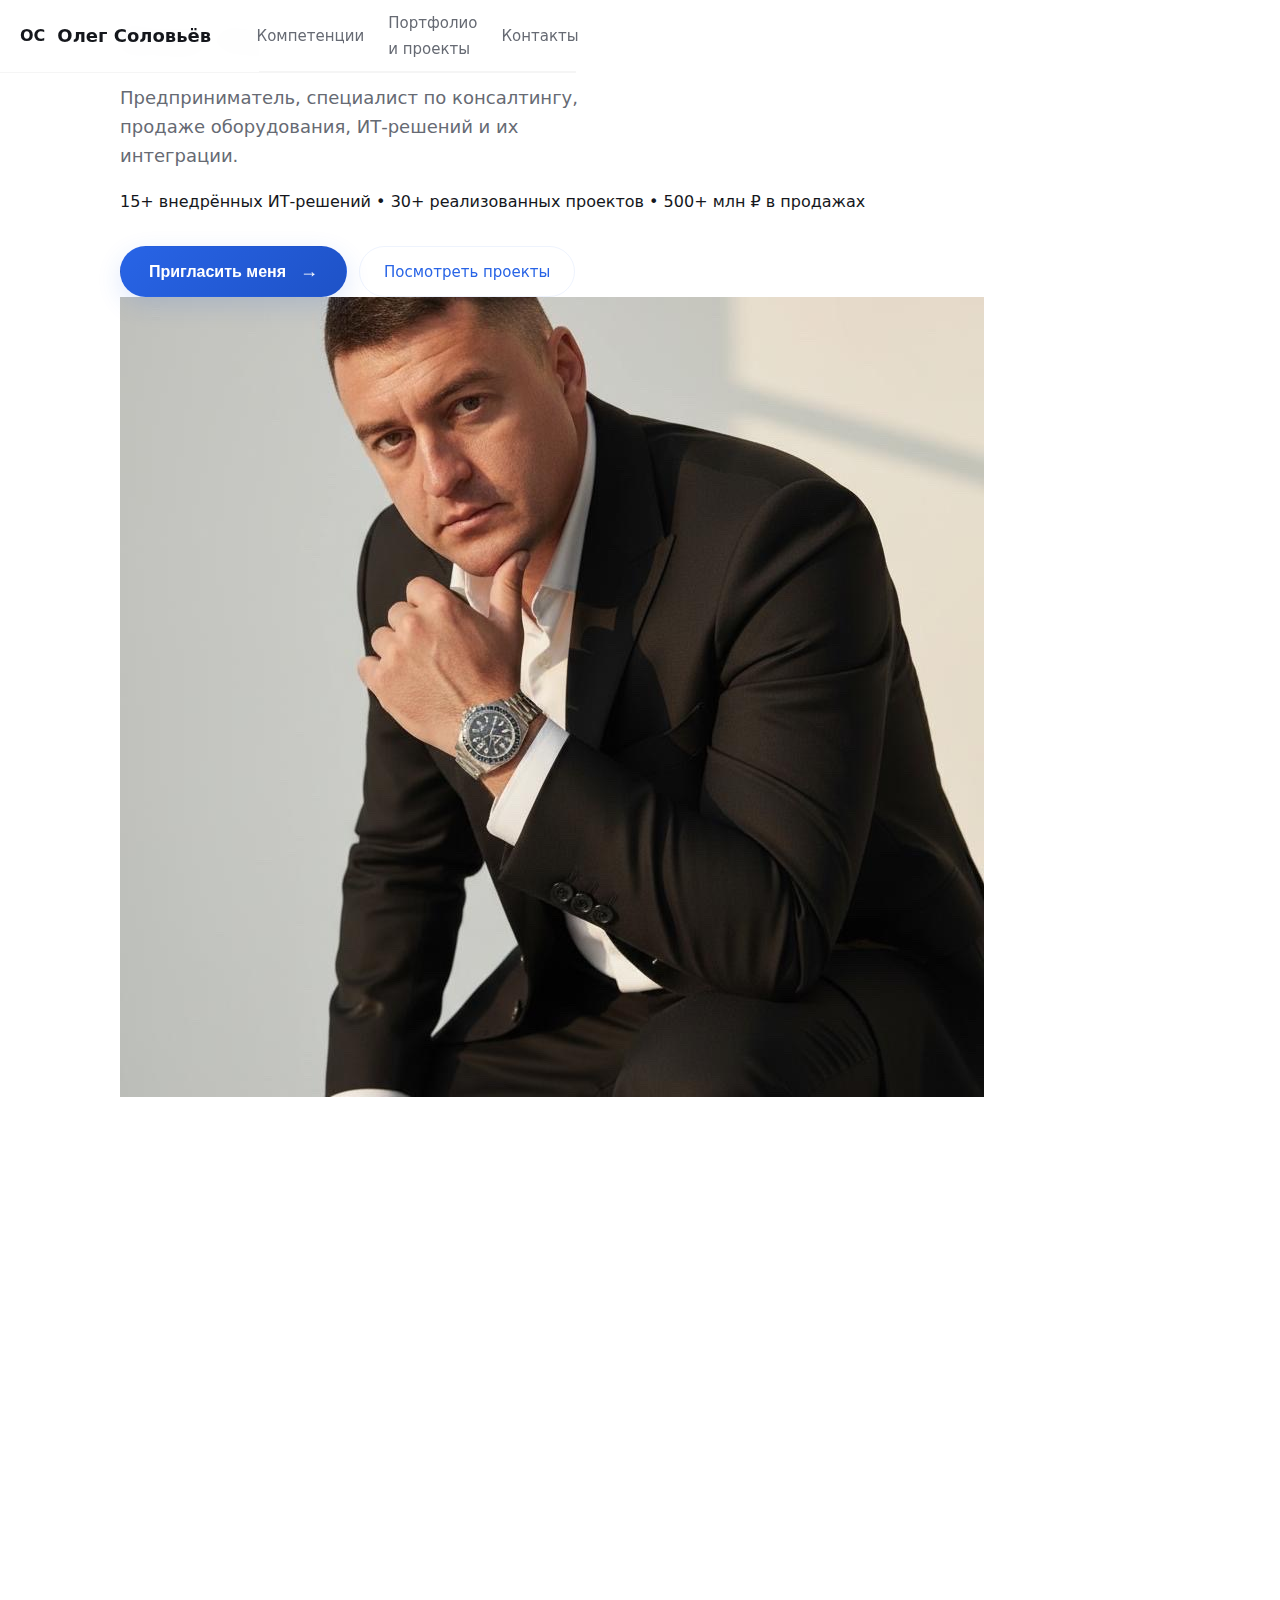
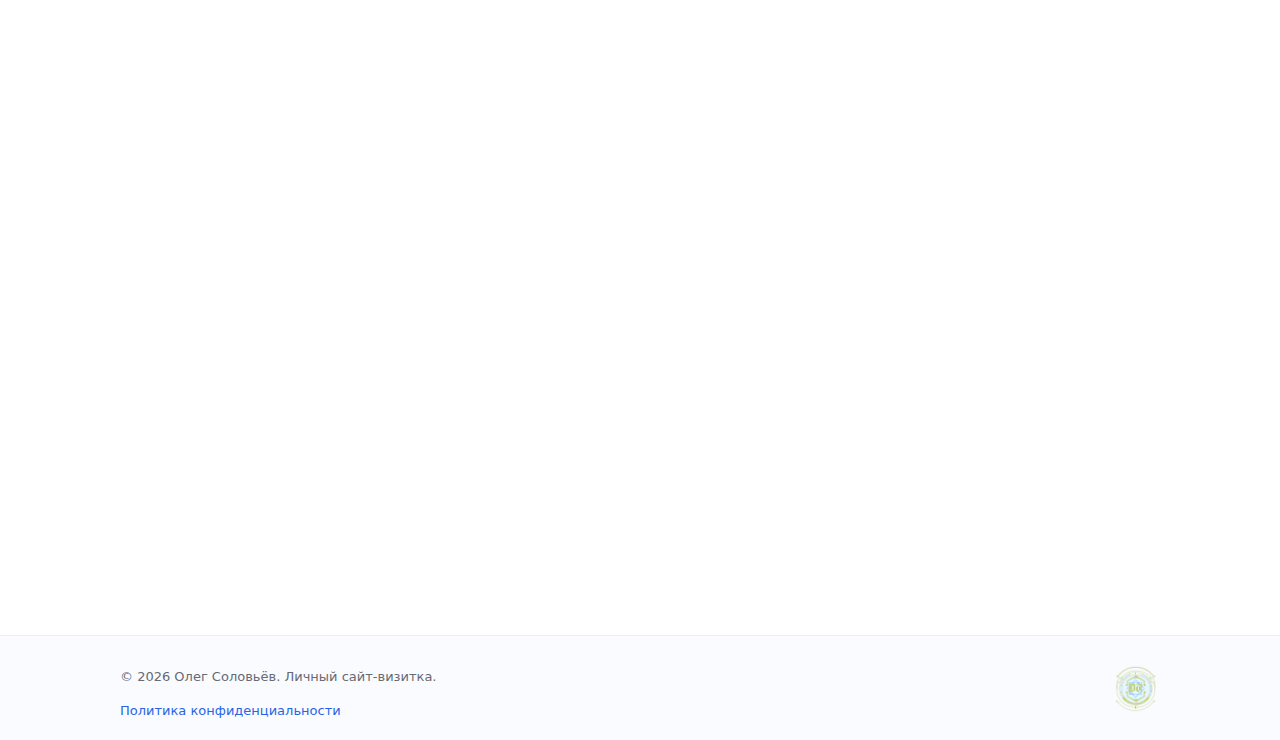
<file: index.html>
<!DOCTYPE html>
<html lang="ru">
<head>
  <meta charset="UTF-8">
  <title>Олег Соловьёв — предприниматель и консультант</title>
  <meta name="viewport" content="width=device-width, initial-scale=1.0">
  <meta name="description"
        content="Олег Соловьёв — предприниматель, специалист по консалтингу, продаже оборудования, ИТ-решений и их интеграции.">
  <meta name="author" content="Олег Соловьёв">

  <!-- Open Graph -->
  <meta property="og:title" content="Олег Соловьёв — предприниматель и консультант">
  <meta property="og:description"
        content="Консалтинг, продажи ИТ-решений и комплексных систем безопасности, управление проектами.">
  <meta property="og:type" content="website">
  <meta property="og:url" content="https://example.com/">
  <meta property="og:image" content="https://example.com/img/hero.jpg">

  <link rel="stylesheet" href="css/styles.css">
</head>
<body>
  <!-- Мобильное затемнение для меню -->
  <div class="nav-backdrop"></div>

  <header class="site-header">
    <div class="container header-inner">
      <div class="brand">
        <span class="brand-mark">ОС</span>
        <span class="brand-text">Олег Соловьёв</span>
      </div>

      <nav class="main-nav">
        <ul>
          <li><a href="#competencies">Компетенции</a></li>
          <li><a href="#projects">Портфолио и проекты</a></li>
          <li><a href="#contacts">Контакты</a></li>
        </ul>
      </nav>

      <button class="burger" aria-label="Открыть меню">
        <span></span><span></span><span></span>
      </button>
    </div>
  </header>

  <main>
    <!-- HERO -->
    <section class="hero" id="hero">
      <div class="container hero-inner">
        <div class="hero-content">
          <h1>Олег Соловьёв</h1>
          <p class="hero-subtitle">
            Предприниматель, специалист по консалтингу, продаже оборудования,
            ИТ-решений и их интеграции.
          </p>
          <p class="hero-facts">
            15+ внедрённых ИТ-решений • 30+ реализованных проектов • 500+ млн ₽ в продажах
          </p>
          <div class="hero-actions">
            <button class="btn primary js-open-modal" data-modal-purpose="Пригласить меня">
              Пригласить меня
            </button>
            <a class="btn ghost" href="#projects">Посмотреть проекты</a>
          </div>
        </div>

        <div class="hero-photo-wrapper">
          <img src="img/hero.jpg" alt="Олег Соловьёв" class="hero-photo">
        </div>
      </div>
    </section>

    <!-- КОМПЕТЕНЦИИ -->
    <section class="section" id="competencies">
      <div class="container">
        <h2 class="section-title">Профессиональные компетенции</h2>

        <div class="cards-grid">
          <article class="card">
            <h3>Консалтинг и внедрение ИТ-решений</h3>
            <p>
              Специалист по консалтингу с подтвержденным опытом продвижения и внедрения
              более 15 ИТ-решений в сегменте комплексных систем безопасности.
            </p>
            <button class="btn secondary js-open-modal" data-modal-purpose="Пригласить меня">
              Пригласить меня
            </button>
          </article>

          <article class="card">
            <h3>Продажи ИТ-оборудования и систем</h3>
            <p>
              Специалист по продажам на суммы 500+ млн руб. ИТ-оборудования, информационных систем
              и комплексных систем безопасности.
            </p>
            <button class="btn secondary js-open-modal" data-modal-purpose="Проконсультироваться">
              Проконсультироваться
            </button>
          </article>

          <article class="card">
            <h3>Стратегическое управление</h3>
            <p>
              Генеральный / исполнительный директор, который разработал и успешно реализовал
              в 5+ компаниях корпоративную стратегию, учитывающую технологические тенденции
              и потребности рынка.
            </p>
          </article>

          <article class="card">
            <h3>Управление проектами</h3>
            <p>
              Руководитель 30+ проектов в различных сферах — от разработки программного обеспечения
              до строительства и возведения сооружений.
            </p>
            <button class="btn secondary js-open-modal" data-modal-purpose="Пригласить к участию">
              Пригласить к участию
            </button>
          </article>
        </div>

        <div class="subsection">
          <h3 class="subsection-title">Некоторые компании, с которыми работал</h3>
          <div class="companies-row">
            <div class="company-pill">Госструктуры</div>
            <div class="company-pill">Системные интеграторы</div>
            <div class="company-pill">Операторы связи</div>
            <div class="company-pill">Муниципалитеты</div>
          </div>
        </div>
      </div>
    </section>

    <!-- ПРОЕКТЫ -->
    <section class="section section-alt" id="projects">
      <div class="container">
        <h2 class="section-title">Некоторые проекты</h2>

        <div class="cards-grid projects-grid">
          <article class="card project-card">
            <div class="project-image">
              <img src="img/projects/bezopasnyi-region.jpg" alt="Безопасный регион">
            </div>
            <h3>«Безопасный регион»</h3>
            <p>
              Создание сегмента комплексной системы безопасности субъекта РФ – системы видеонаблюдения
              с функциями ситуационной аналитики, распознавания лиц и государственных
              регистрационных знаков транспортных средств.
            </p>
          </article>

          <article class="card project-card">
            <div class="project-image">
              <img src="img/projects/rozysk-nano.jpg" alt="РОЗЫСК-NANO">
            </div>
            <h3>«РОЗЫСК-NANO»</h3>
            <p>
              Разработка и вывод на рынок АПК «Розыск-nano», предназначенного для выявления
              в потоке транспортных средств автомобилей, представляющих оперативный интерес
              по различным основаниям.
            </p>
            <a class="card-link" href="https://rozysk-nano.ru" target="_blank" rel="noopener noreferrer">
              rozysk-nano.ru
            </a>
          </article>

          <article class="card project-card">
            <div class="project-image">
              <img src="img/projects/umnyi-gorod.jpg" alt="Умный город">
            </div>
            <h3>«Умный город»</h3>
            <p>
              Создание и успешная эксплуатация систем контроля уровня заполненности
              контейнеров и площадок твердых коммунальных отходов.
            </p>
          </article>

          <article class="card project-card">
            <div class="project-image">
              <img src="img/projects/razvitie-svyazi.jpg" alt="Развитие сотовой связи">
            </div>
            <h3>«Развитие сотовой связи»</h3>
            <p>
              Возведение инфраструктуры связи — более 250 антенно-мачтовых сооружений за 2 года.
            </p>
          </article>

          <article class="card project-card">
            <div class="project-image">
              <img src="img/projects/srvi.jpg" alt="СРВИ">
            </div>
            <h3>«СРВИ»</h3>
            <p>
              Создание закрытого сегмента комплексной системы безопасности
              для использования федеральной службой безопасности.
            </p>
          </article>
        </div>
      </div>
    </section>

    <!-- КОНТАКТЫ -->
    <section class="section" id="contacts">
      <div class="container contacts-inner">
        <div>
          <h2 class="section-title">Контактная информация</h2>
          <p class="contacts-text">
            Готов обсудить задачи, связанные с консалтингом, продажей и внедрением ИТ-решений,
            построением стратегии и управлением проектами.
          </p>
          <ul class="contacts-list">
            <li><span>E-mail:</span>
              <a href="mailto:info@digital-tribe.ru">info@digital-tribe.ru</a>
            </li>
          </ul>
          <button class="btn primary js-open-modal" data-modal-purpose="Отправить заявку">
            Оставить заявку
          </button>
        </div>
      </div>
    </section>
  </main>

  <!-- FOOTER -->
  <footer class="site-footer">
    <div class="container footer-inner">
      <div class="footer-left">
        <p>© <span id="js-year"></span> Олег Соловьёв. Личный сайт-визитка.</p>
        <a href="privacy.html">Политика конфиденциальности</a>
      </div>
      <div class="footer-right">
        <img src="img/logo-dt.png" alt="Digital-Tribe" class="footer-logo">
      </div>
    </div>
  </footer>

  <!-- MODAL -->
  <div class="modal-backdrop" data-modal-close></div>
  <div class="modal" id="contact-modal" aria-hidden="true">
    <div class="modal-content">
      <button class="modal-close" aria-label="Закрыть" data-modal-close>&times;</button>
      <h2 class="modal-title">Оставьте свои контакты, обсудим задачу</h2>
      <p class="modal-caption">
        Заполните форму, и я свяжусь с вами для уточнения деталей.
      </p>
      <form id="contact-form">
        <input type="hidden" name="purpose" id="modal-purpose" value="Заявка с сайта">
        <div class="form-row">
          <label for="name">Имя</label>
          <input type="text" id="name" name="name" autocomplete="name">
        </div>
        <div class="form-row">
          <label for="phone">Номер телефона *</label>
          <input type="tel" id="phone" name="phone" required autocomplete="tel">
        </div>
        <div class="form-row">
          <label for="email">Эл. почта *</label>
          <input type="email" id="email" name="email" required autocomplete="email">
        </div>

        <label class="checkbox-row">
          <input type="checkbox" id="consent" checked>
          <span>
            Подтверждаю, что ознакомился с
            <a href="privacy.html" target="_blank" rel="noopener noreferrer">
              Условиями обработки персональных данных
            </a>
            и принимаю их.
          </span>
        </label>

        <button type="submit" class="btn primary btn-full">
          Отправить заявку
        </button>
      </form>
    </div>
  </div>

  <script src="js/script.js"></script>
</body>
</html>
</file>
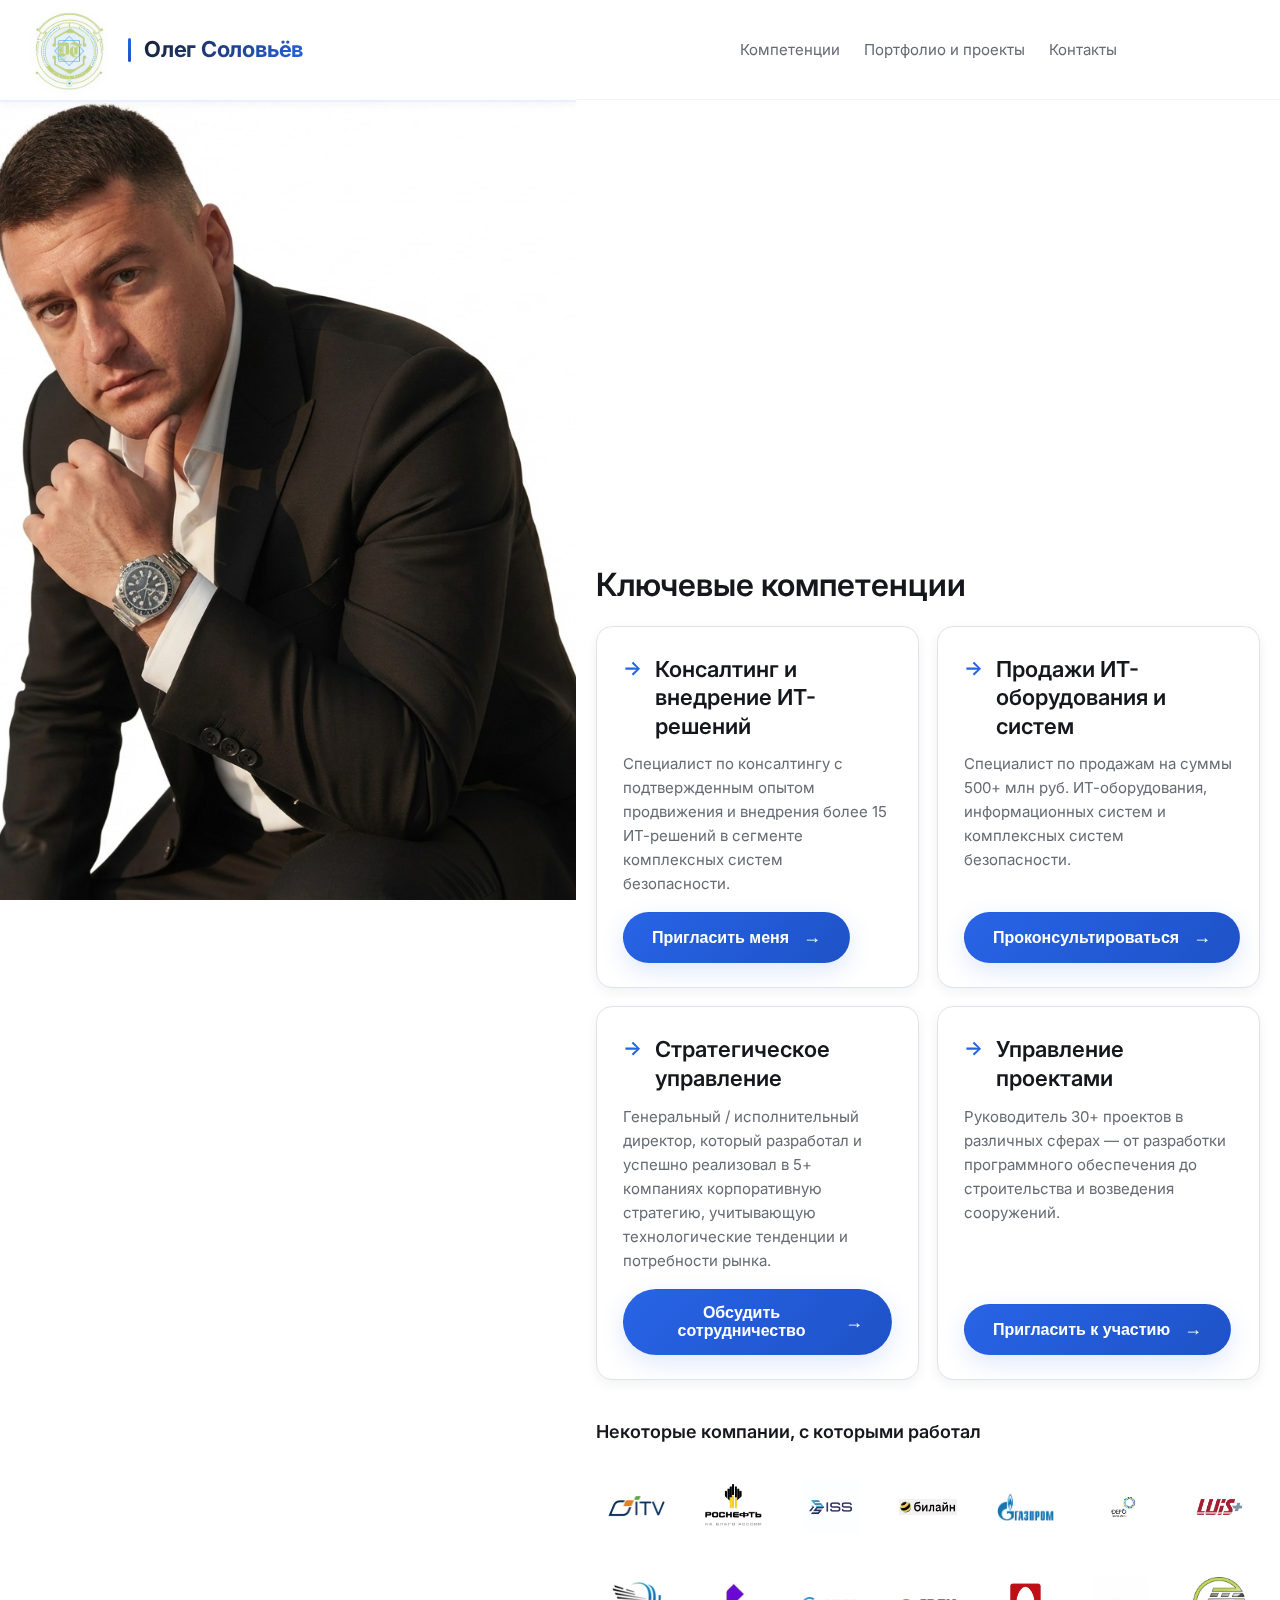
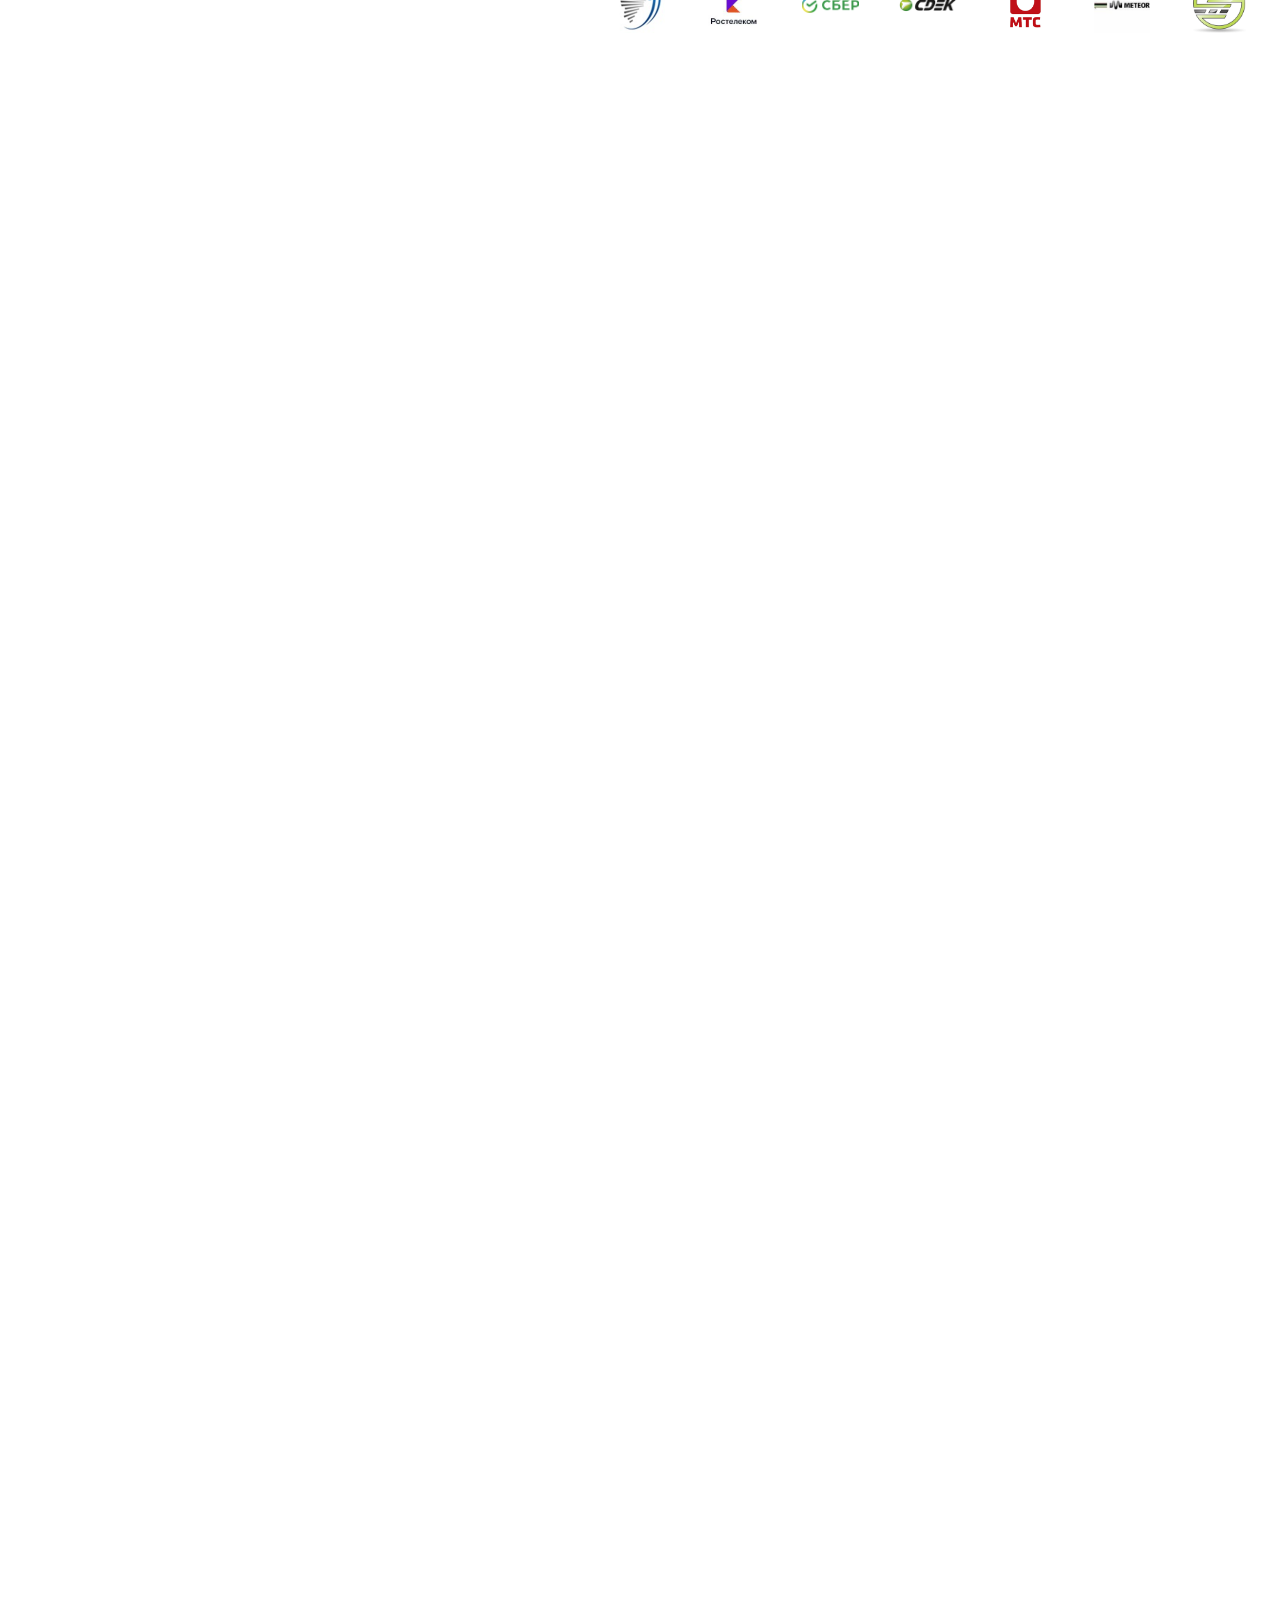
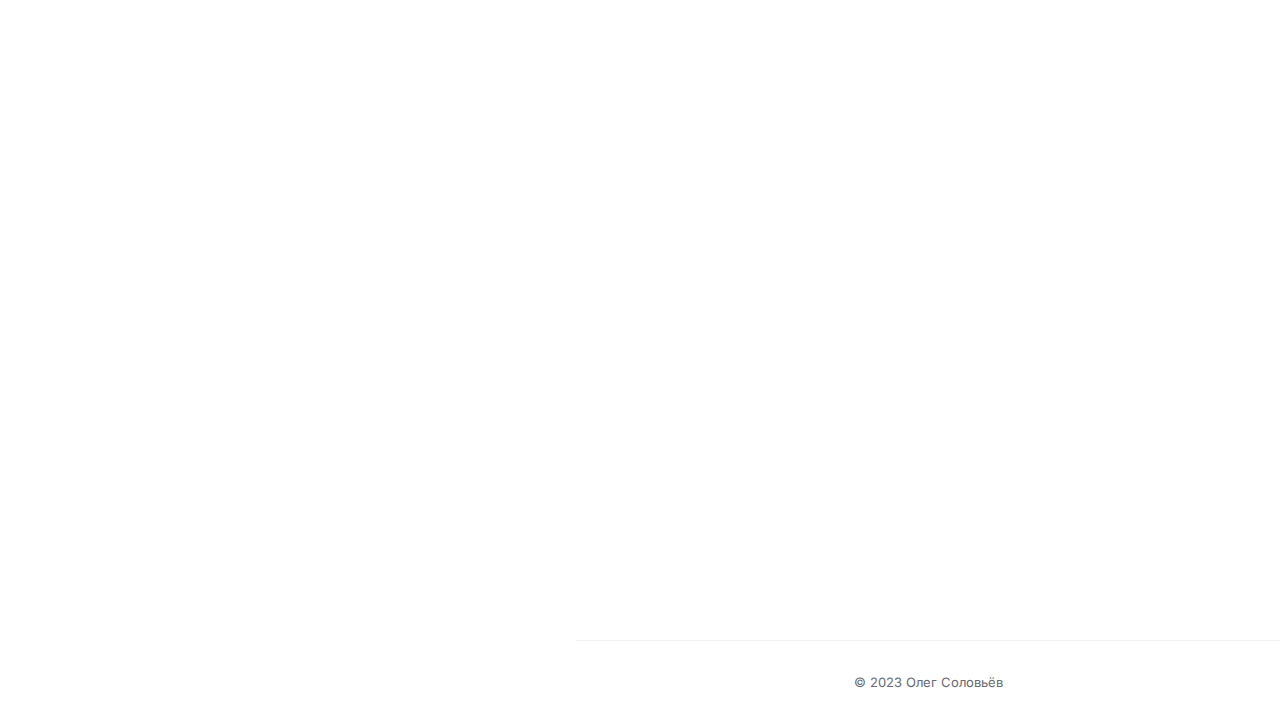
<file: Сайт_Олег_Соловьев/index.html>
<!DOCTYPE html>
<html lang="ru">
<head>
  <meta charset="UTF-8">
  <title>Олег Соловьёв — предприниматель и консультант</title>
  <meta name="viewport" content="width=device-width, initial-scale=1.0">
  <meta name="description"
        content="Олег Соловьёв — предприниматель, специалист по консалтингу, продаже оборудования, ИТ-решений и их интеграции.">
  <meta name="author" content="Олег Соловьёв">

  <!-- Open Graph -->
  <meta property="og:title" content="Олег Соловьёв — предприниматель и консультант">
  <meta property="og:description"
        content="Консалтинг, продажи ИТ-решений и комплексных систем безопасности, управление проектами.">
  <meta property="og:type" content="website">
  <meta property="og:url" content="https://example.com/">
  <meta property="og:image" content="https://example.com/img/hero.jpg">

  <!-- Google Fonts: Inter -->
  <link rel="preconnect" href="https://fonts.googleapis.com">
  <link rel="preconnect" href="https://fonts.gstatic.com" crossorigin>
  <link href="https://fonts.googleapis.com/css2?family=Inter:wght@400;500;600;700&display=swap" rel="stylesheet">

  <link rel="stylesheet" href="css/styles.css">
</head>
<body>
  <!-- Мобильное затемнение для меню -->
  <div class="nav-backdrop"></div>

  <header class="site-header">
    <div class="header-inner">
      <div class="brand">
        <img src="img/logo-dt.png" alt="Digital-Tribe" class="brand-logo">
        <span class="brand-text">Олег Соловьёв</span>
      </div>
    </div>
  </header>

  <nav class="main-nav">
    <ul>
      <li><a href="#competencies">Компетенции</a></li>
      <li><a href="#projects">Портфолио и проекты</a></li>
      <li><a href="#contacts">Контакты</a></li>
    </ul>
    <button class="burger" aria-label="Открыть меню">
      <span></span><span></span><span></span>
    </button>
  </nav>

  <main class="two-column-layout">
    <!-- ЛЕВАЯ СТАТИЧНАЯ КОЛОНКА -->
    <aside class="left-photo-column">
      <img src="img/hero.jpg" alt="Олег Соловьёв">
    </aside>

    <!-- ПРАВАЯ ПРОКРУЧИВАЕМАЯ КОЛОНКА -->
    <div class="right-content-column">
      <!-- HERO (теперь без фото) -->
      <section class="hero-text" id="hero">
        <div class="hero-text-inner">
          <h1>Олег Соловьёв</h1>
          <p class="hero-subtitle">
            Предприниматель, специалист по консалтингу, продаже оборудования,
            ИТ-решений и их интеграции.
          </p>
          <div class="hero-facts">
            <span class="hero-fact-badge">15+ внедрённых ИТ-решений</span>
            <span class="hero-fact-badge">30+ реализованных проектов</span>
            <span class="hero-fact-badge">500+ млн ₽ в продажах</span>
          </div>
          <div class="hero-actions">
            <button class="btn primary js-open-modal" data-modal-purpose="Пригласить меня">
              Пригласить меня
            </button>
            <a class="btn ghost" href="#projects">Посмотреть проекты</a>
          </div>
        </div>
      </section>

    <!-- КОМПЕТЕНЦИИ -->
    <section class="section" id="competencies">
      <div class="container">
        <h2 class="section-title">Ключевые компетенции</h2>

        <div class="cards-grid">
          <article class="card">
            <h3>Консалтинг и внедрение ИТ-решений</h3>
            <p>
              Специалист по консалтингу с подтвержденным опытом продвижения и внедрения
              более 15 ИТ-решений в сегменте комплексных систем безопасности.
            </p>
            <button class="btn primary js-open-modal" data-modal-purpose="Пригласить меня">
              Пригласить меня
            </button>
          </article>

          <article class="card">
            <h3>Продажи ИТ-оборудования и систем</h3>
            <p>
              Специалист по продажам на суммы 500+ млн руб. ИТ-оборудования, информационных систем
              и комплексных систем безопасности.
            </p>
            <button class="btn primary js-open-modal" data-modal-purpose="Проконсультироваться">
              Проконсультироваться
            </button>
          </article>

          <article class="card">
            <h3>Стратегическое управление</h3>
            <p>
              Генеральный / исполнительный директор, который разработал и успешно реализовал
              в 5+ компаниях корпоративную стратегию, учитывающую технологические тенденции
              и потребности рынка.
            </p>
            <button class="btn primary js-open-modal" data-modal-purpose="Обсудить сотрудничество">
              Обсудить сотрудничество
            </button>
          </article>

          <article class="card">
            <h3>Управление проектами</h3>
            <p>
              Руководитель 30+ проектов в различных сферах — от разработки программного обеспечения
              до строительства и возведения сооружений.
            </p>
            <button class="btn primary js-open-modal" data-modal-purpose="Пригласить к участию">
              Пригласить к участию
            </button>
          </article>
        </div>

        <div class="subsection">
          <h3 class="subsection-title">Некоторые компании, с которыми работал</h3>
          <div class="companies-logos-grid">
            <div class="company-logo-item">
              <img src="img/image1.png" alt="ITV">
            </div>
            <div class="company-logo-item">
              <img src="img/image3.png" alt="Роснефть">
            </div>
            <div class="company-logo-item">
              <img src="img/image4.png" alt="ISS">
      </div>
            <div class="company-logo-item">
              <img src="img/image5.png" alt="Билайн">
            </div>
            <div class="company-logo-item">
              <img src="img/image7.png" alt="Газпром">
          </div>
            <div class="company-logo-item">
              <img src="img/image8.png" alt="DEPO">
            </div>
            <div class="company-logo-item">
              <img src="img/image9.png" alt="LUIS+">
          </div>
            <div class="company-logo-item">
              <img src="img/image10.png" alt="Ростелеком">
            </div>
            <div class="company-logo-item">
              <img src="img/image11.jpeg" alt="Ростелеком">
          </div>
            <div class="company-logo-item">
              <img src="img/image12.png" alt="Сбер">
            </div>
            <div class="company-logo-item">
              <img src="img/image14.png" alt="CDEK">
          </div>
            <div class="company-logo-item">
              <img src="img/image15.png" alt="МТС">
            </div>
            <div class="company-logo-item">
              <img src="img/image16.jpeg" alt="Meteor">
          </div>
            <div class="company-logo-item">
              <img src="img/image17.png" alt="Компания">
            </div>
          </div>
        </div>
      </div>
    </section>

    <!-- ПРОЕКТЫ -->
    <section class="section section-alt" id="projects">
      <div class="container">
        <h2 class="section-title">Некоторые проекты</h2>

        <div class="cards-grid projects-grid">
          <article class="card project-card">
            <div class="project-image">
              <img src="img/Безопасный регион.jpeg" alt="Безопасный регион">
            </div>
            <h3>«Безопасный регион»</h3>
            <p>
              Создание сегмента комплексной системы безопасности субъекта РФ – системы видеонаблюдения
              с функциями ситуационной аналитики, распознавания лиц и государственных
              регистрационных знаков транспортных средств.
            </p>
          </article>

          <article class="card project-card">
            <div class="project-image">
              <img src="img/Розыск.png" alt="РОЗЫСК-NANO">
            </div>
            <h3>«РОЗЫСК-NANO»</h3>
            <p>
              Разработка и вывод на рынок АПК «Розыск-nano», предназначенного для выявления
              в потоке транспортных средств автомобилей, представляющих оперативный интерес
              по различным основаниям.
            </p>
            <a class="card-link" href="https://rozysk-nano.ru" target="_blank" rel="noopener noreferrer">
              rozysk-nano.ru
            </a>
          </article>

          <article class="card project-card">
            <div class="project-image">
              <img src="img/Умный город.jpeg" alt="Умный город">
            </div>
            <h3>«Умный город»</h3>
            <p>
              Создание и успешная эксплуатация систем контроля уровня заполненности
              контейнеров и площадок твердых коммунальных отходов.
            </p>
          </article>

          <article class="card project-card">
            <div class="project-image">
              <img src="img/Развитие сотовой связи.jpeg" alt="Развитие сотовой связи">
            </div>
            <h3>«Развитие сотовой связи»</h3>
            <p>
              Возведение инфраструктуры связи — более 250 антенно-мачтовых сооружений за 2 года.
            </p>
          </article>

          <article class="card project-card">
            <div class="project-image">
              <img src="img/СРВИ.jpeg" alt="СРВИ">
            </div>
            <h3>«СРВИ»</h3>
            <p>
              Создание закрытого сегмента комплексной системы безопасности
              для использования федеральной службой безопасности.
            </p>
          </article>
        </div>
      </div>
    </section>

    <!-- КОНТАКТЫ -->
    <section class="section" id="contacts">
      <div class="container contacts-inner">
        <div>
          <h2 class="section-title">Контактная информация</h2>
          <p class="contacts-text">
            Готов обсудить задачи, связанные с консалтингом, продажей и внедрением ИТ-решений,
            построением стратегии и управлением проектами.
          </p>
          <ul class="contacts-list">
            <li><span>E-mail:</span>
              <a href="mailto:info@digital-tribe.ru">info@digital-tribe.ru</a>
            </li>
          </ul>
          <button class="btn primary js-open-modal" data-modal-purpose="Отправить заявку">
            Оставить заявку
          </button>
        </div>
      </div>
    </section>

    <!-- FOOTER -->
    <footer class="site-footer">
      <div class="container footer-inner">
        <div class="footer-left">
          <p>© 2023 Олег Соловьёв</p>
        </div>
      </div>
    </footer>
    </div>
  </main>

  <!-- MODAL -->
  <div class="modal-backdrop" data-modal-close></div>
  <div class="modal" id="contact-modal" aria-hidden="true">
    <div class="modal-content">
      <button class="modal-close" aria-label="Закрыть" data-modal-close>&times;</button>
      <h2 class="modal-title">Оставьте свои контакты, обсудим задачу</h2>
      <p class="modal-caption">
        Заполните форму, и я свяжусь с вами для уточнения деталей.
      </p>
      <div class="modal-proof">
        <div class="modal-proof-icon">✓</div>
        <div class="modal-proof-text">
          <strong>30+ довольных клиентов</strong> • Ответ в течение 2 часов
        </div>
      </div>
      <form id="contact-form">
        <input type="hidden" name="purpose" id="modal-purpose" value="Заявка с сайта">
        <div class="form-row">
          <label for="name">Имя</label>
          <input type="text" id="name" name="name" autocomplete="name">
        </div>
        <div class="form-row">
          <label for="phone">Номер телефона *</label>
          <input type="tel" id="phone" name="phone" required autocomplete="tel">
        </div>
        <div class="form-row">
          <label for="email">Эл. почта *</label>
          <input type="email" id="email" name="email" required autocomplete="email">
        </div>

        <label class="checkbox-row">
          <input type="checkbox" id="consent" checked>
          <span>
            Подтверждаю, что ознакомился с
            <a href="privacy.html" target="_blank" rel="noopener noreferrer">
              Условиями обработки персональных данных
            </a>
            и принимаю их.
          </span>
        </label>

        <button type="submit" class="btn primary btn-full">
          Отправить заявку
        </button>
      </form>
    </div>
  </div>

  <script src="js/script.js"></script>

  <!-- Yandex.Metrika counter -->
  <script type="text/javascript">
      (function(m,e,t,r,i,k,a){
          m[i]=m[i]||function(){(m[i].a=m[i].a||[]).push(arguments)};
          m[i].l=1*new Date();
          for (var j = 0; j < document.scripts.length; j++) {if (document.scripts[j].src === r) { return; }}
          k=e.createElement(t),a=e.getElementsByTagName(t)[0],k.async=1,k.src=r,a.parentNode.insertBefore(k,a)
      })(window, document,'script','https://mc.yandex.ru/metrika/tag.js?id=105743379', 'ym');
      ym(105743379, 'init', {ssr:true, webvisor:true, clickmap:true, ecommerce:"dataLayer", accurateTrackBounce:true, trackLinks:true});
  </script>
  <noscript><div><img src="https://mc.yandex.ru/watch/105743379" style="position:absolute; left:-9999px;" alt="" /></div></noscript>
  <!-- /Yandex.Metrika counter -->
</body>
</html>
</file>
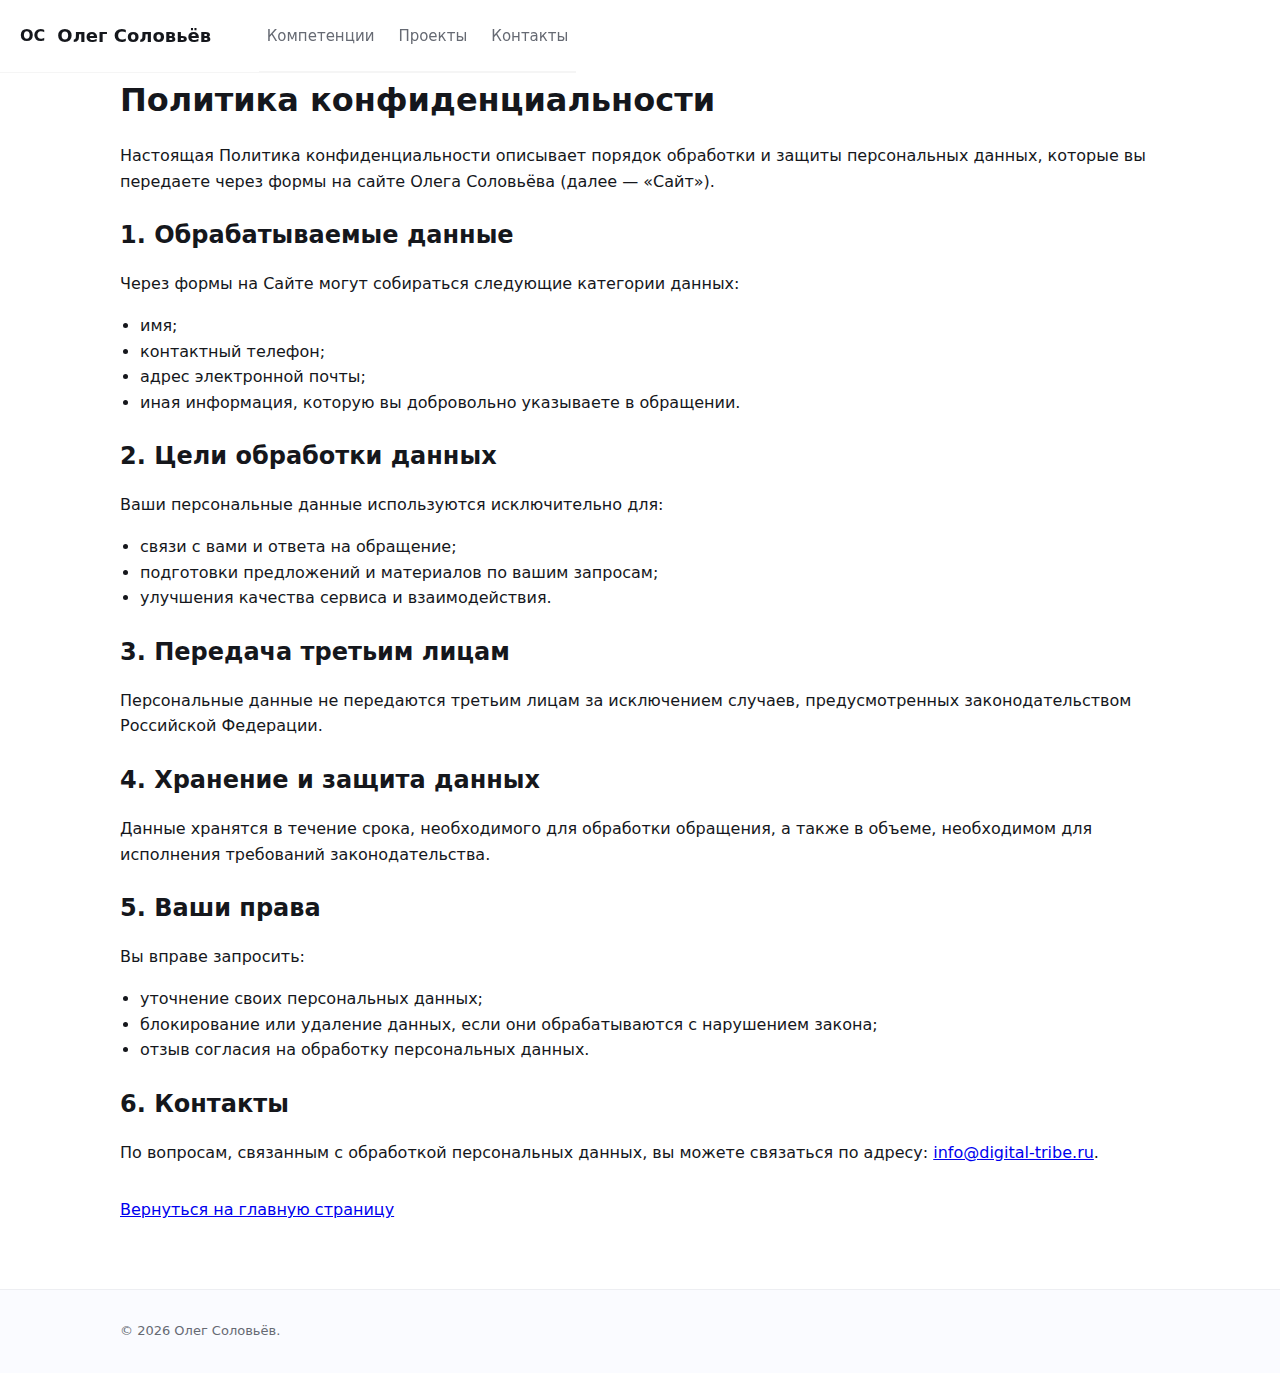
<file: privacy.html>
<!DOCTYPE html>
<html lang="ru">
<head>
  <meta charset="UTF-8">
  <title>Политика конфиденциальности — Олег Соловьёв</title>
  <meta name="viewport" content="width=device-width, initial-scale=1.0">
  <link rel="stylesheet" href="css/styles.css">
</head>
<body class="privacy-body">
  <header class="site-header">
    <div class="container header-inner">
      <div class="brand">
        <span class="brand-mark">ОС</span>
        <span class="brand-text">Олег Соловьёв</span>
      </div>
      <nav class="main-nav">
        <ul>
          <li><a href="index.html#competencies">Компетенции</a></li>
          <li><a href="index.html#projects">Проекты</a></li>
          <li><a href="index.html#contacts">Контакты</a></li>
        </ul>
      </nav>
    </div>
  </header>
  <main class="privacy-main">
    <div class="container">
      <h1>Политика конфиденциальности</h1>
      <p>Настоящая Политика конфиденциальности описывает порядок обработки и защиты персональных данных, которые вы передаете через формы на сайте Олега Соловьёва (далее — «Сайт»).</p>
      <h2>1. Обрабатываемые данные</h2>
      <p>Через формы на Сайте могут собираться следующие категории данных:</p>
      <ul>
        <li>имя;</li>
        <li>контактный телефон;</li>
        <li>адрес электронной почты;</li>
        <li>иная информация, которую вы добровольно указываете в обращении.</li>
      </ul>
      <h2>2. Цели обработки данных</h2>
      <p>Ваши персональные данные используются исключительно для:</p>
      <ul>
        <li>связи с вами и ответа на обращение;</li>
        <li>подготовки предложений и материалов по вашим запросам;</li>
        <li>улучшения качества сервиса и взаимодействия.</li>
      </ul>
      <h2>3. Передача третьим лицам</h2>
      <p>Персональные данные не передаются третьим лицам за исключением случаев, предусмотренных законодательством Российской Федерации.</p>
      <h2>4. Хранение и защита данных</h2>
      <p>Данные хранятся в течение срока, необходимого для обработки обращения, а также в объеме, необходимом для исполнения требований законодательства.</p>
      <h2>5. Ваши права</h2>
      <p>Вы вправе запросить:</p>
      <ul>
        <li>уточнение своих персональных данных;</li>
        <li>блокирование или удаление данных, если они обрабатываются с нарушением закона;</li>
        <li>отзыв согласия на обработку персональных данных.</li>
      </ul>
      <h2>6. Контакты</h2>
      <p>По вопросам, связанным с обработкой персональных данных, вы можете связаться по адресу: <a href="mailto:info@digital-tribe.ru">info@digital-tribe.ru</a>.</p>
      <p class="privacy-back"><a href="index.html">Вернуться на главную страницу</a></p>
    </div>
  </main>
  <footer class="site-footer">
    <div class="container footer-inner">
      <div class="footer-left">
        <p>© <span id="js-year-privacy"></span> Олег Соловьёв.</p>
      </div>
    </div>
  </footer>
  <script src="js/script.js"></script>
</body>
</html>
</file>
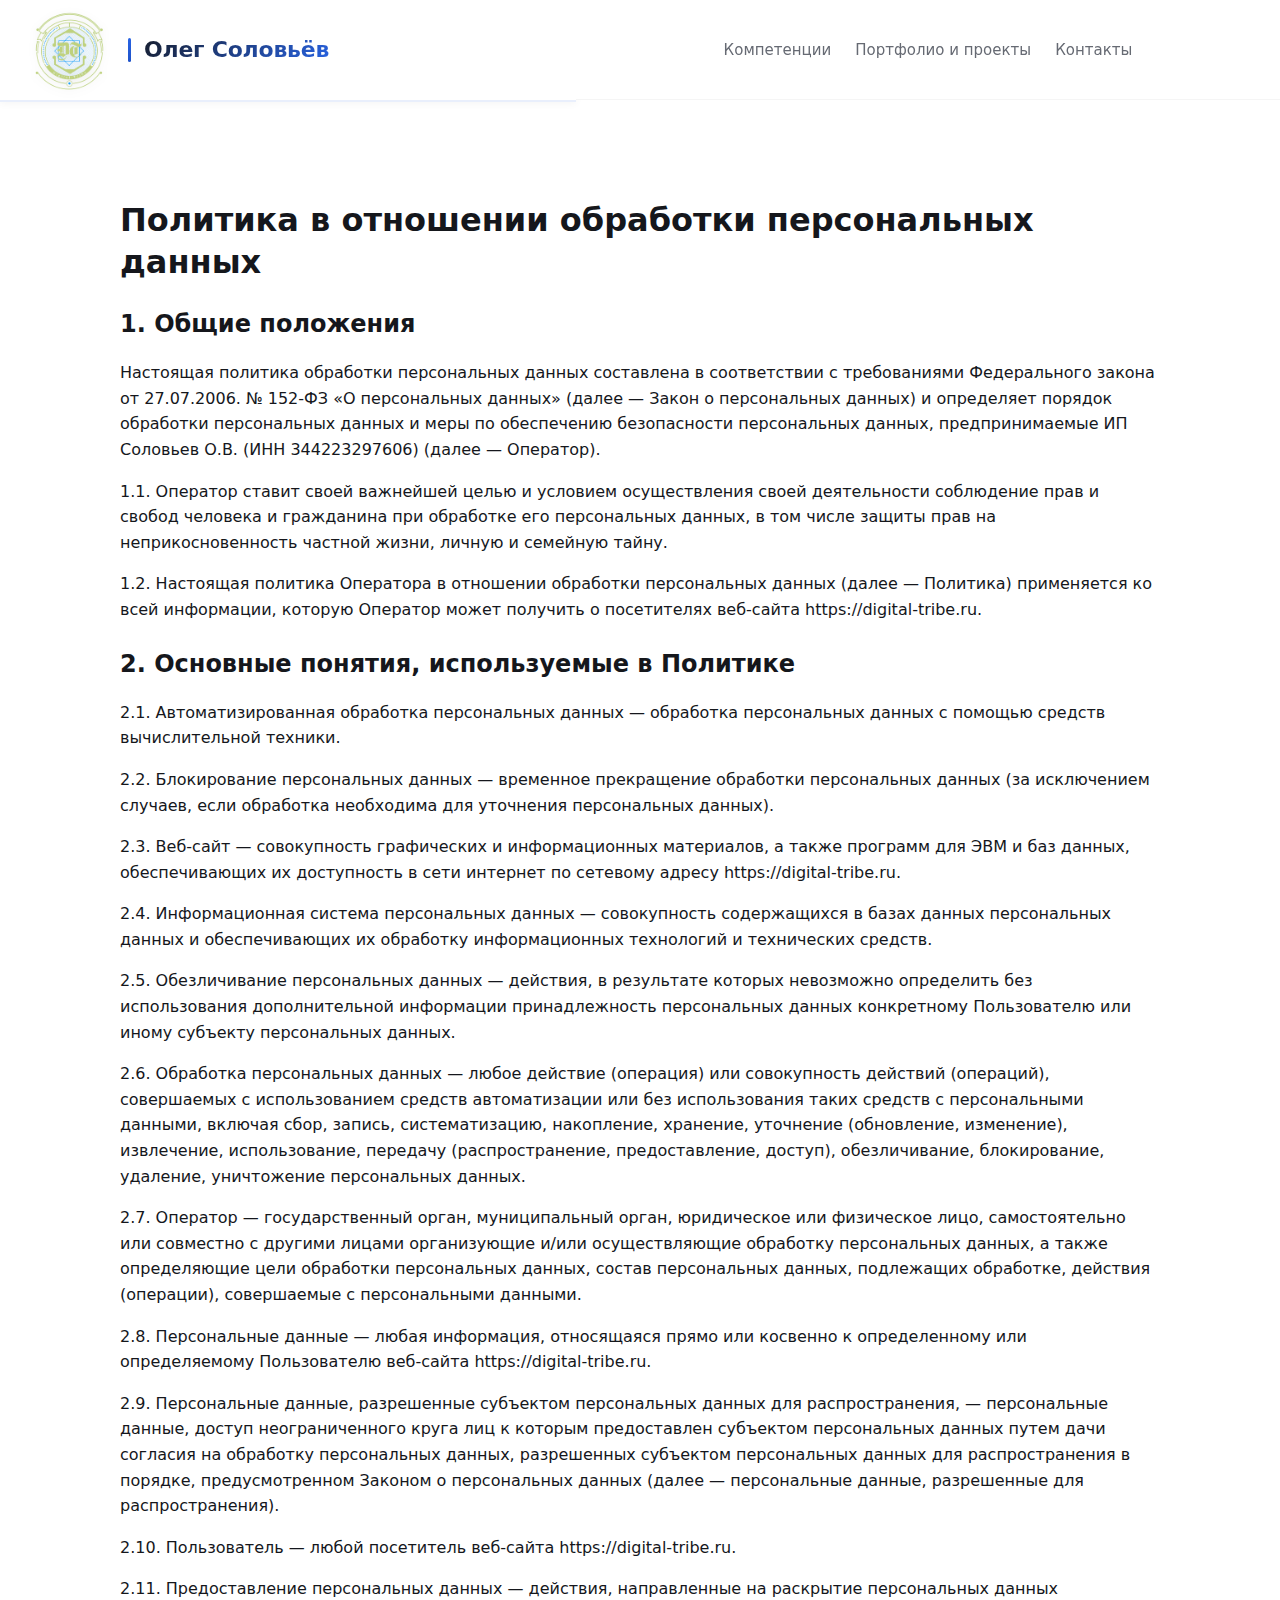
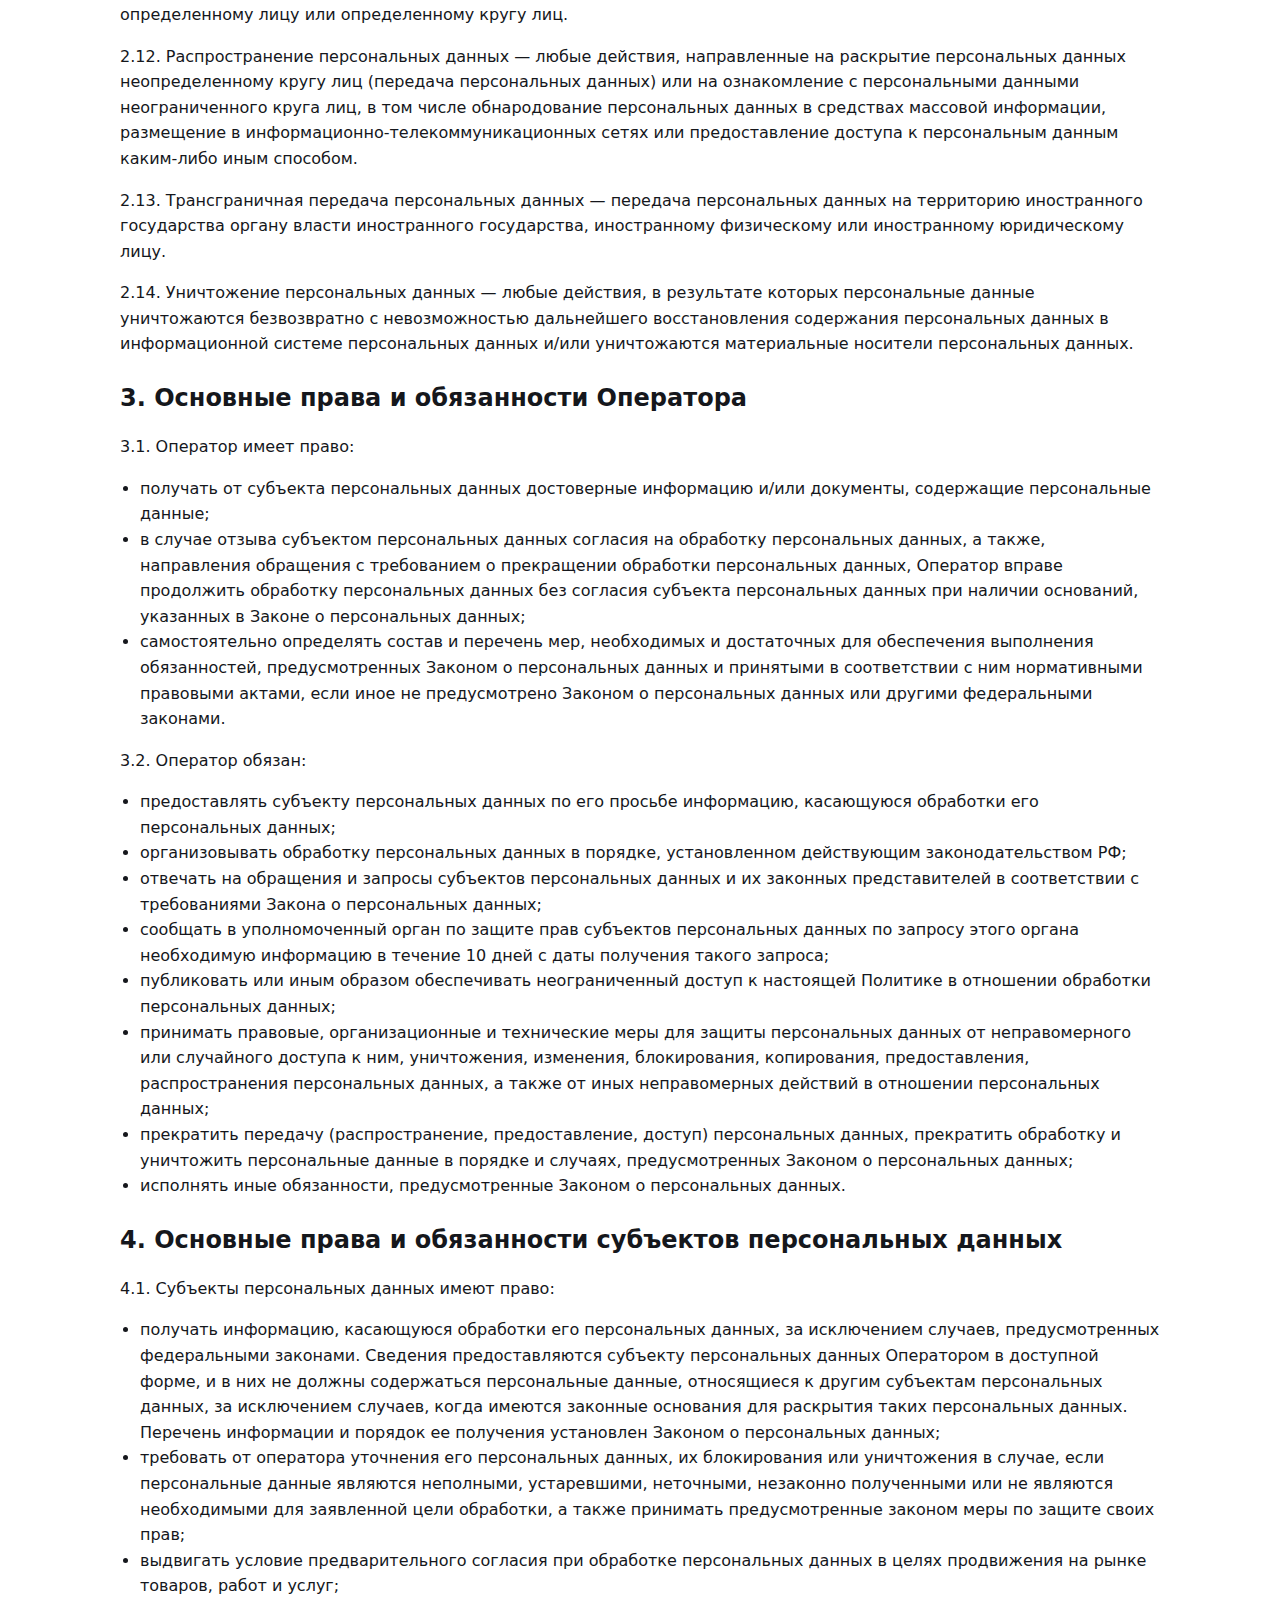
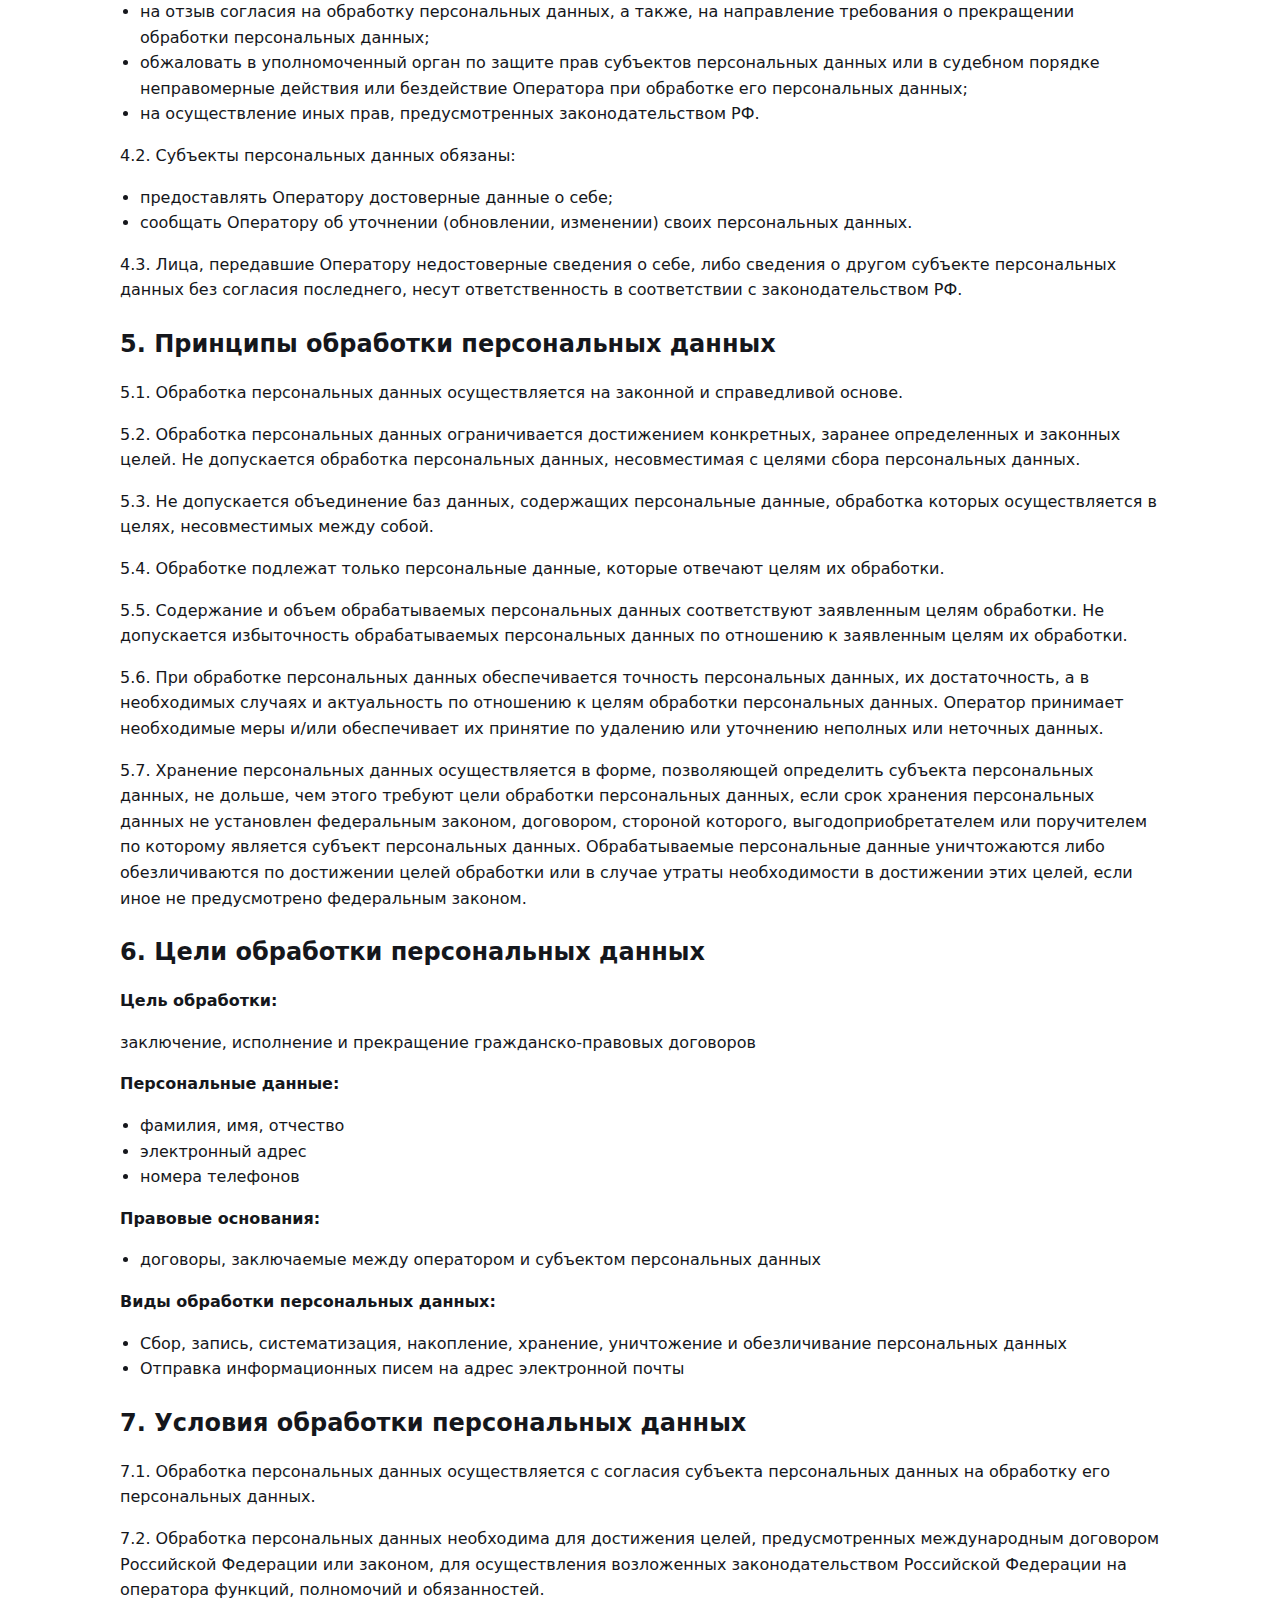
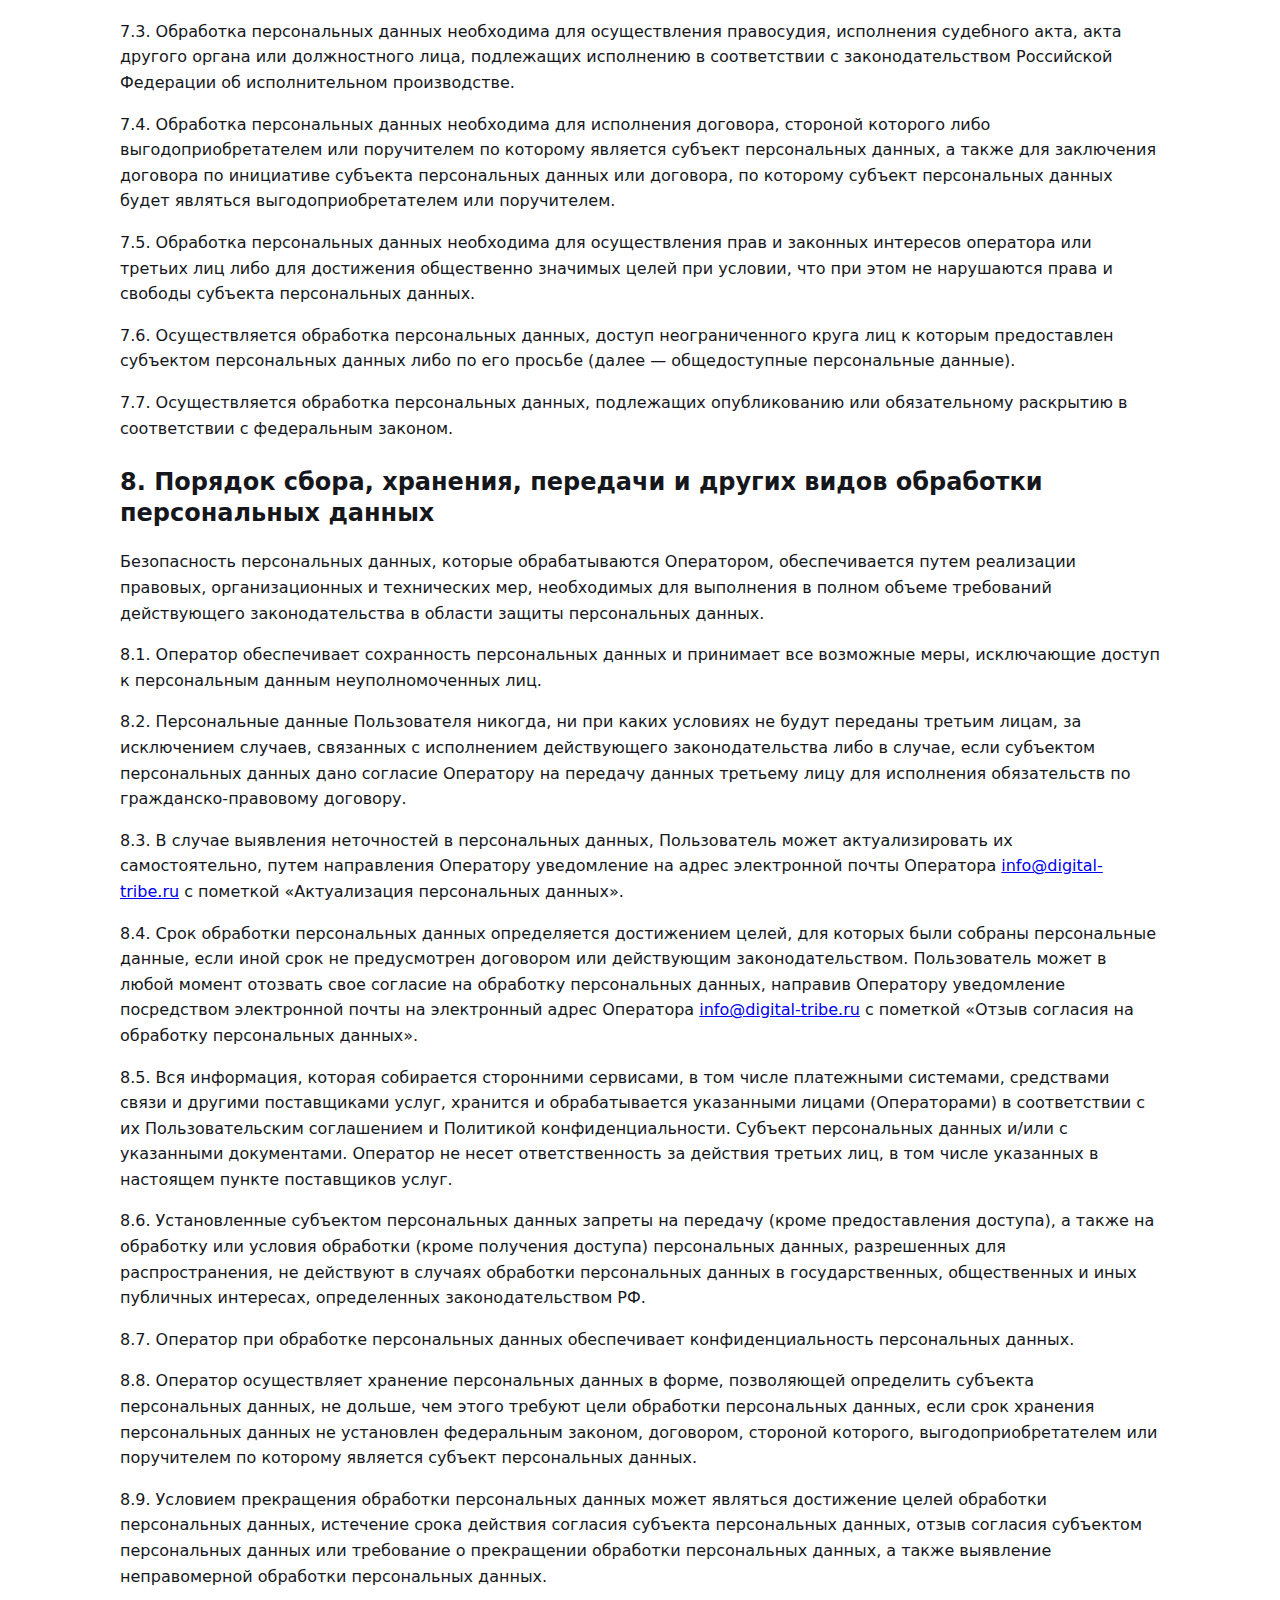
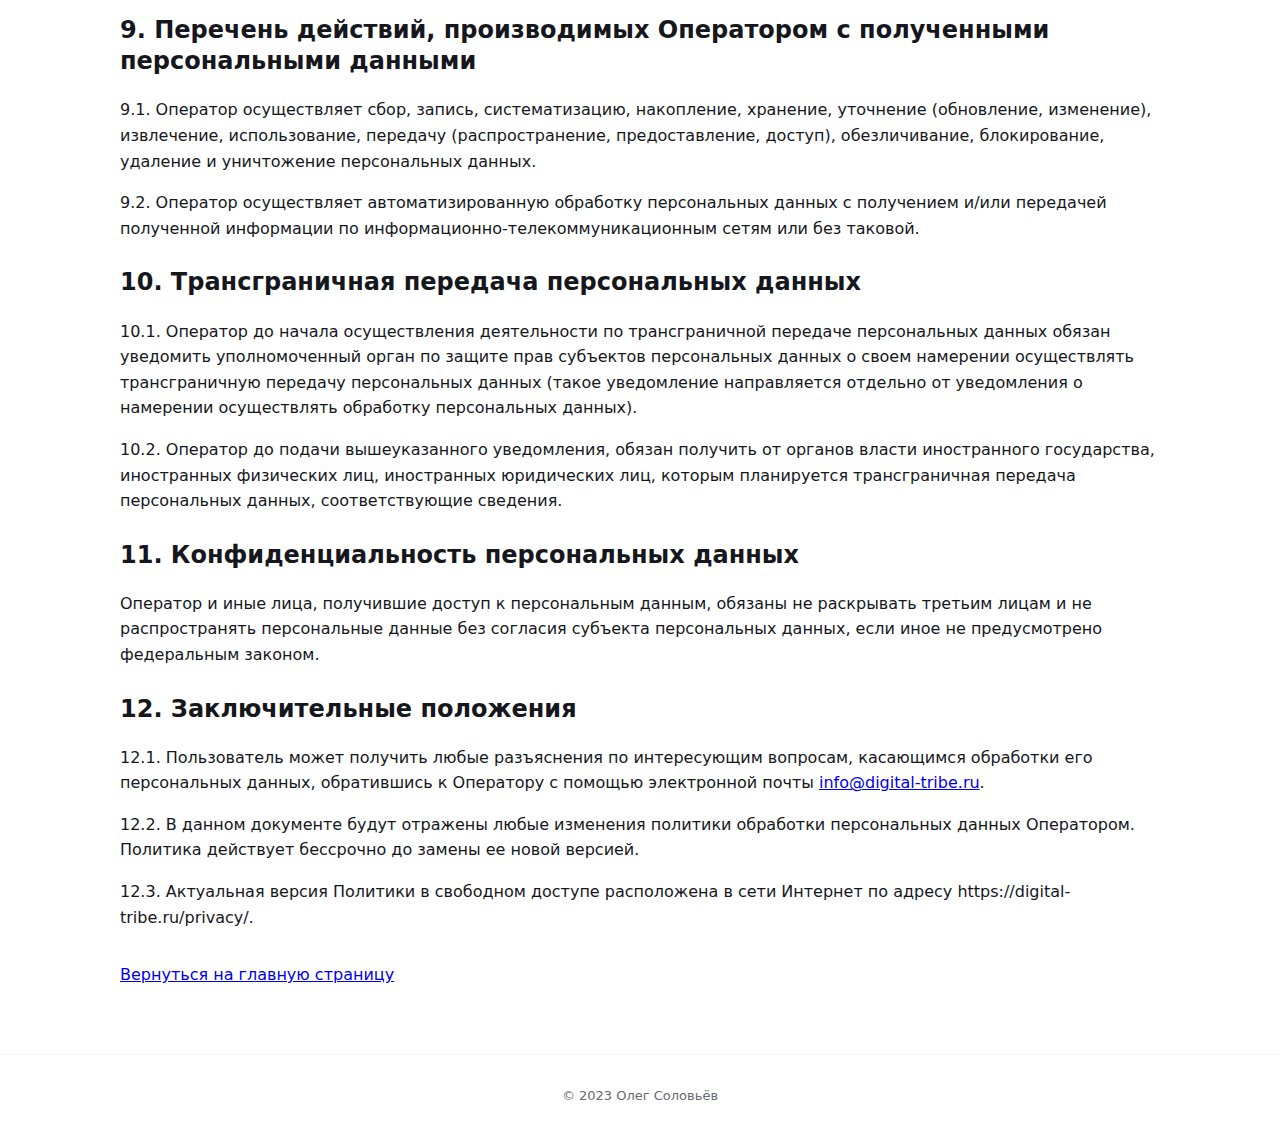
<file: Сайт_Олег_Соловьев/privacy.html>
<!DOCTYPE html>
<html lang="ru">
<head>
  <meta charset="UTF-8">
  <title>Политика обработки персональных данных — Олег Соловьёв</title>
  <meta name="viewport" content="width=device-width, initial-scale=1.0">
  <link rel="stylesheet" href="css/styles.css">
</head>
<body class="privacy-body">
  <header class="site-header">
    <div class="header-inner">
      <div class="brand">
        <img src="img/logo-dt.png" alt="Digital-Tribe" class="brand-logo">
        <span class="brand-text">Олег Соловьёв</span>
      </div>
    </div>
  </header>

  <nav class="main-nav">
    <ul>
      <li><a href="index.html#competencies">Компетенции</a></li>
      <li><a href="index.html#projects">Портфолио и проекты</a></li>
      <li><a href="index.html#contacts">Контакты</a></li>
    </ul>
  </nav>

  <main class="privacy-main">
    <div class="container">
      <h1>Политика в отношении обработки персональных данных</h1>

      <h2>1. Общие положения</h2>
      <p>
        Настоящая политика обработки персональных данных составлена в соответствии с требованиями Федерального закона от 27.07.2006. № 152-ФЗ «О персональных данных» (далее — Закон о персональных данных) и определяет порядок обработки персональных данных и меры по обеспечению безопасности персональных данных, предпринимаемые ИП Соловьев О.В. (ИНН 344223297606) (далее — Оператор).
      </p>
      <p>
        1.1. Оператор ставит своей важнейшей целью и условием осуществления своей деятельности соблюдение прав и свобод человека и гражданина при обработке его персональных данных, в том числе защиты прав на неприкосновенность частной жизни, личную и семейную тайну.
      </p>
      <p>
        1.2. Настоящая политика Оператора в отношении обработки персональных данных (далее — Политика) применяется ко всей информации, которую Оператор может получить о посетителях веб-сайта https://digital-tribe.ru.
      </p>

      <h2>2. Основные понятия, используемые в Политике</h2>
      <p>
        2.1. Автоматизированная обработка персональных данных — обработка персональных данных с помощью средств вычислительной техники.
      </p>
      <p>
        2.2. Блокирование персональных данных — временное прекращение обработки персональных данных (за исключением случаев, если обработка необходима для уточнения персональных данных).
      </p>
      <p>
        2.3. Веб-сайт — совокупность графических и информационных материалов, а также программ для ЭВМ и баз данных, обеспечивающих их доступность в сети интернет по сетевому адресу https://digital-tribe.ru.
      </p>
      <p>
        2.4. Информационная система персональных данных — совокупность содержащихся в базах данных персональных данных и обеспечивающих их обработку информационных технологий и технических средств.
      </p>
      <p>
        2.5. Обезличивание персональных данных — действия, в результате которых невозможно определить без использования дополнительной информации принадлежность персональных данных конкретному Пользователю или иному субъекту персональных данных.
      </p>
      <p>
        2.6. Обработка персональных данных — любое действие (операция) или совокупность действий (операций), совершаемых с использованием средств автоматизации или без использования таких средств с персональными данными, включая сбор, запись, систематизацию, накопление, хранение, уточнение (обновление, изменение), извлечение, использование, передачу (распространение, предоставление, доступ), обезличивание, блокирование, удаление, уничтожение персональных данных.
      </p>
      <p>
        2.7. Оператор — государственный орган, муниципальный орган, юридическое или физическое лицо, самостоятельно или совместно с другими лицами организующие и/или осуществляющие обработку персональных данных, а также определяющие цели обработки персональных данных, состав персональных данных, подлежащих обработке, действия (операции), совершаемые с персональными данными.
      </p>
      <p>
        2.8. Персональные данные — любая информация, относящаяся прямо или косвенно к определенному или определяемому Пользователю веб-сайта https://digital-tribe.ru.
      </p>
      <p>
        2.9. Персональные данные, разрешенные субъектом персональных данных для распространения, — персональные данные, доступ неограниченного круга лиц к которым предоставлен субъектом персональных данных путем дачи согласия на обработку персональных данных, разрешенных субъектом персональных данных для распространения в порядке, предусмотренном Законом о персональных данных (далее — персональные данные, разрешенные для распространения).
      </p>
      <p>
        2.10. Пользователь — любой посетитель веб-сайта https://digital-tribe.ru.
      </p>
      <p>
        2.11. Предоставление персональных данных — действия, направленные на раскрытие персональных данных определенному лицу или определенному кругу лиц.
      </p>
      <p>
        2.12. Распространение персональных данных — любые действия, направленные на раскрытие персональных данных неопределенному кругу лиц (передача персональных данных) или на ознакомление с персональными данными неограниченного круга лиц, в том числе обнародование персональных данных в средствах массовой информации, размещение в информационно-телекоммуникационных сетях или предоставление доступа к персональным данным каким-либо иным способом.
      </p>
      <p>
        2.13. Трансграничная передача персональных данных — передача персональных данных на территорию иностранного государства органу власти иностранного государства, иностранному физическому или иностранному юридическому лицу.
      </p>
      <p>
        2.14. Уничтожение персональных данных — любые действия, в результате которых персональные данные уничтожаются безвозвратно с невозможностью дальнейшего восстановления содержания персональных данных в информационной системе персональных данных и/или уничтожаются материальные носители персональных данных.
      </p>

      <h2>3. Основные права и обязанности Оператора</h2>
      <p>
        3.1. Оператор имеет право:
      </p>
      <ul>
        <li>получать от субъекта персональных данных достоверные информацию и/или документы, содержащие персональные данные;</li>
        <li>в случае отзыва субъектом персональных данных согласия на обработку персональных данных, а также, направления обращения с требованием о прекращении обработки персональных данных, Оператор вправе продолжить обработку персональных данных без согласия субъекта персональных данных при наличии оснований, указанных в Законе о персональных данных;</li>
        <li>самостоятельно определять состав и перечень мер, необходимых и достаточных для обеспечения выполнения обязанностей, предусмотренных Законом о персональных данных и принятыми в соответствии с ним нормативными правовыми актами, если иное не предусмотрено Законом о персональных данных или другими федеральными законами.</li>
      </ul>
      <p>
        3.2. Оператор обязан:
      </p>
      <ul>
        <li>предоставлять субъекту персональных данных по его просьбе информацию, касающуюся обработки его персональных данных;</li>
        <li>организовывать обработку персональных данных в порядке, установленном действующим законодательством РФ;</li>
        <li>отвечать на обращения и запросы субъектов персональных данных и их законных представителей в соответствии с требованиями Закона о персональных данных;</li>
        <li>сообщать в уполномоченный орган по защите прав субъектов персональных данных по запросу этого органа необходимую информацию в течение 10 дней с даты получения такого запроса;</li>
        <li>публиковать или иным образом обеспечивать неограниченный доступ к настоящей Политике в отношении обработки персональных данных;</li>
        <li>принимать правовые, организационные и технические меры для защиты персональных данных от неправомерного или случайного доступа к ним, уничтожения, изменения, блокирования, копирования, предоставления, распространения персональных данных, а также от иных неправомерных действий в отношении персональных данных;</li>
        <li>прекратить передачу (распространение, предоставление, доступ) персональных данных, прекратить обработку и уничтожить персональные данные в порядке и случаях, предусмотренных Законом о персональных данных;</li>
        <li>исполнять иные обязанности, предусмотренные Законом о персональных данных.</li>
      </ul>

      <h2>4. Основные права и обязанности субъектов персональных данных</h2>
      <p>
        4.1. Субъекты персональных данных имеют право:
      </p>
      <ul>
        <li>получать информацию, касающуюся обработки его персональных данных, за исключением случаев, предусмотренных федеральными законами. Сведения предоставляются субъекту персональных данных Оператором в доступной форме, и в них не должны содержаться персональные данные, относящиеся к другим субъектам персональных данных, за исключением случаев, когда имеются законные основания для раскрытия таких персональных данных. Перечень информации и порядок ее получения установлен Законом о персональных данных;</li>
        <li>требовать от оператора уточнения его персональных данных, их блокирования или уничтожения в случае, если персональные данные являются неполными, устаревшими, неточными, незаконно полученными или не являются необходимыми для заявленной цели обработки, а также принимать предусмотренные законом меры по защите своих прав;</li>
        <li>выдвигать условие предварительного согласия при обработке персональных данных в целях продвижения на рынке товаров, работ и услуг;</li>
        <li>на отзыв согласия на обработку персональных данных, а также, на направление требования о прекращении обработки персональных данных;</li>
        <li>обжаловать в уполномоченный орган по защите прав субъектов персональных данных или в судебном порядке неправомерные действия или бездействие Оператора при обработке его персональных данных;</li>
        <li>на осуществление иных прав, предусмотренных законодательством РФ.</li>
      </ul>
      <p>
        4.2. Субъекты персональных данных обязаны:
      </p>
      <ul>
        <li>предоставлять Оператору достоверные данные о себе;</li>
        <li>сообщать Оператору об уточнении (обновлении, изменении) своих персональных данных.</li>
      </ul>
      <p>
        4.3. Лица, передавшие Оператору недостоверные сведения о себе, либо сведения о другом субъекте персональных данных без согласия последнего, несут ответственность в соответствии с законодательством РФ.
      </p>

      <h2>5. Принципы обработки персональных данных</h2>
      <p>
        5.1. Обработка персональных данных осуществляется на законной и справедливой основе.
      </p>
      <p>
        5.2. Обработка персональных данных ограничивается достижением конкретных, заранее определенных и законных целей. Не допускается обработка персональных данных, несовместимая с целями сбора персональных данных.
      </p>
      <p>
        5.3. Не допускается объединение баз данных, содержащих персональные данные, обработка которых осуществляется в целях, несовместимых между собой.
      </p>
      <p>
        5.4. Обработке подлежат только персональные данные, которые отвечают целям их обработки.
      </p>
      <p>
        5.5. Содержание и объем обрабатываемых персональных данных соответствуют заявленным целям обработки. Не допускается избыточность обрабатываемых персональных данных по отношению к заявленным целям их обработки.
      </p>
      <p>
        5.6. При обработке персональных данных обеспечивается точность персональных данных, их достаточность, а в необходимых случаях и актуальность по отношению к целям обработки персональных данных. Оператор принимает необходимые меры и/или обеспечивает их принятие по удалению или уточнению неполных или неточных данных.
      </p>
      <p>
        5.7. Хранение персональных данных осуществляется в форме, позволяющей определить субъекта персональных данных, не дольше, чем этого требуют цели обработки персональных данных, если срок хранения персональных данных не установлен федеральным законом, договором, стороной которого, выгодоприобретателем или поручителем по которому является субъект персональных данных. Обрабатываемые персональные данные уничтожаются либо обезличиваются по достижении целей обработки или в случае утраты необходимости в достижении этих целей, если иное не предусмотрено федеральным законом.
      </p>

      <h2>6. Цели обработки персональных данных</h2>
      <p><strong>Цель обработки:</strong></p>
      <p>заключение, исполнение и прекращение гражданско-правовых договоров</p>
      <p><strong>Персональные данные:</strong></p>
      <ul>
        <li>фамилия, имя, отчество</li>
        <li>электронный адрес</li>
        <li>номера телефонов</li>
      </ul>
      <p><strong>Правовые основания:</strong></p>
      <ul>
        <li>договоры, заключаемые между оператором и субъектом персональных данных</li>
      </ul>
      <p><strong>Виды обработки персональных данных:</strong></p>
      <ul>
        <li>Сбор, запись, систематизация, накопление, хранение, уничтожение и обезличивание персональных данных</li>
        <li>Отправка информационных писем на адрес электронной почты</li>
      </ul>

      <h2>7. Условия обработки персональных данных</h2>
      <p>
        7.1. Обработка персональных данных осуществляется с согласия субъекта персональных данных на обработку его персональных данных.
      </p>
      <p>
        7.2. Обработка персональных данных необходима для достижения целей, предусмотренных международным договором Российской Федерации или законом, для осуществления возложенных законодательством Российской Федерации на оператора функций, полномочий и обязанностей.
      </p>
      <p>
        7.3. Обработка персональных данных необходима для осуществления правосудия, исполнения судебного акта, акта другого органа или должностного лица, подлежащих исполнению в соответствии с законодательством Российской Федерации об исполнительном производстве.
      </p>
      <p>
        7.4. Обработка персональных данных необходима для исполнения договора, стороной которого либо выгодоприобретателем или поручителем по которому является субъект персональных данных, а также для заключения договора по инициативе субъекта персональных данных или договора, по которому субъект персональных данных будет являться выгодоприобретателем или поручителем.
      </p>
      <p>
        7.5. Обработка персональных данных необходима для осуществления прав и законных интересов оператора или третьих лиц либо для достижения общественно значимых целей при условии, что при этом не нарушаются права и свободы субъекта персональных данных.
      </p>
      <p>
        7.6. Осуществляется обработка персональных данных, доступ неограниченного круга лиц к которым предоставлен субъектом персональных данных либо по его просьбе (далее — общедоступные персональные данные).
      </p>
      <p>
        7.7. Осуществляется обработка персональных данных, подлежащих опубликованию или обязательному раскрытию в соответствии с федеральным законом.
      </p>

      <h2>8. Порядок сбора, хранения, передачи и других видов обработки персональных данных</h2>
      <p>
        Безопасность персональных данных, которые обрабатываются Оператором, обеспечивается путем реализации правовых, организационных и технических мер, необходимых для выполнения в полном объеме требований действующего законодательства в области защиты персональных данных.
      </p>
      <p>
        8.1. Оператор обеспечивает сохранность персональных данных и принимает все возможные меры, исключающие доступ к персональным данным неуполномоченных лиц.
      </p>
      <p>
        8.2. Персональные данные Пользователя никогда, ни при каких условиях не будут переданы третьим лицам, за исключением случаев, связанных с исполнением действующего законодательства либо в случае, если субъектом персональных данных дано согласие Оператору на передачу данных третьему лицу для исполнения обязательств по гражданско-правовому договору.
      </p>
      <p>
        8.3. В случае выявления неточностей в персональных данных, Пользователь может актуализировать их самостоятельно, путем направления Оператору уведомление на адрес электронной почты Оператора <a href="mailto:info@digital-tribe.ru">info@digital-tribe.ru</a> с пометкой «Актуализация персональных данных».
      </p>
      <p>
        8.4. Срок обработки персональных данных определяется достижением целей, для которых были собраны персональные данные, если иной срок не предусмотрен договором или действующим законодательством. Пользователь может в любой момент отозвать свое согласие на обработку персональных данных, направив Оператору уведомление посредством электронной почты на электронный адрес Оператора <a href="mailto:info@digital-tribe.ru">info@digital-tribe.ru</a> с пометкой «Отзыв согласия на обработку персональных данных».
      </p>
      <p>
        8.5. Вся информация, которая собирается сторонними сервисами, в том числе платежными системами, средствами связи и другими поставщиками услуг, хранится и обрабатывается указанными лицами (Операторами) в соответствии с их Пользовательским соглашением и Политикой конфиденциальности. Субъект персональных данных и/или с указанными документами. Оператор не несет ответственность за действия третьих лиц, в том числе указанных в настоящем пункте поставщиков услуг.
      </p>
      <p>
        8.6. Установленные субъектом персональных данных запреты на передачу (кроме предоставления доступа), а также на обработку или условия обработки (кроме получения доступа) персональных данных, разрешенных для распространения, не действуют в случаях обработки персональных данных в государственных, общественных и иных публичных интересах, определенных законодательством РФ.
      </p>
      <p>
        8.7. Оператор при обработке персональных данных обеспечивает конфиденциальность персональных данных.
      </p>
      <p>
        8.8. Оператор осуществляет хранение персональных данных в форме, позволяющей определить субъекта персональных данных, не дольше, чем этого требуют цели обработки персональных данных, если срок хранения персональных данных не установлен федеральным законом, договором, стороной которого, выгодоприобретателем или поручителем по которому является субъект персональных данных.
      </p>
      <p>
        8.9. Условием прекращения обработки персональных данных может являться достижение целей обработки персональных данных, истечение срока действия согласия субъекта персональных данных, отзыв согласия субъектом персональных данных или требование о прекращении обработки персональных данных, а также выявление неправомерной обработки персональных данных.
      </p>

      <h2>9. Перечень действий, производимых Оператором с полученными персональными данными</h2>
      <p>
        9.1. Оператор осуществляет сбор, запись, систематизацию, накопление, хранение, уточнение (обновление, изменение), извлечение, использование, передачу (распространение, предоставление, доступ), обезличивание, блокирование, удаление и уничтожение персональных данных.
      </p>
      <p>
        9.2. Оператор осуществляет автоматизированную обработку персональных данных с получением и/или передачей полученной информации по информационно-телекоммуникационным сетям или без таковой.
      </p>

      <h2>10. Трансграничная передача персональных данных</h2>
      <p>
        10.1. Оператор до начала осуществления деятельности по трансграничной передаче персональных данных обязан уведомить уполномоченный орган по защите прав субъектов персональных данных о своем намерении осуществлять трансграничную передачу персональных данных (такое уведомление направляется отдельно от уведомления о намерении осуществлять обработку персональных данных).
      </p>
      <p>
        10.2. Оператор до подачи вышеуказанного уведомления, обязан получить от органов власти иностранного государства, иностранных физических лиц, иностранных юридических лиц, которым планируется трансграничная передача персональных данных, соответствующие сведения.
      </p>

      <h2>11. Конфиденциальность персональных данных</h2>
      <p>
        Оператор и иные лица, получившие доступ к персональным данным, обязаны не раскрывать третьим лицам и не распространять персональные данные без согласия субъекта персональных данных, если иное не предусмотрено федеральным законом.
      </p>

      <h2>12. Заключительные положения</h2>
      <p>
        12.1. Пользователь может получить любые разъяснения по интересующим вопросам, касающимся обработки его персональных данных, обратившись к Оператору с помощью электронной почты <a href="mailto:info@digital-tribe.ru">info@digital-tribe.ru</a>.
      </p>
      <p>
        12.2. В данном документе будут отражены любые изменения политики обработки персональных данных Оператором. Политика действует бессрочно до замены ее новой версией.
      </p>
      <p>
        12.3. Актуальная версия Политики в свободном доступе расположена в сети Интернет по адресу https://digital-tribe.ru/privacy/.
      </p>

      <p class="privacy-back">
        <a href="index.html">Вернуться на главную страницу</a>
      </p>
    </div>
  </main>

  <footer class="site-footer">
    <div class="container footer-inner">
      <div class="footer-left">
        <p>© 2023 Олег Соловьёв</p>
      </div>
    </div>
  </footer>

  <script src="js/script.js"></script>

  <!-- Yandex.Metrika counter -->
  <script type="text/javascript">
      (function(m,e,t,r,i,k,a){
          m[i]=m[i]||function(){(m[i].a=m[i].a||[]).push(arguments)};
          m[i].l=1*new Date();
          for (var j = 0; j < document.scripts.length; j++) {if (document.scripts[j].src === r) { return; }}
          k=e.createElement(t),a=e.getElementsByTagName(t)[0],k.async=1,k.src=r,a.parentNode.insertBefore(k,a)
      })(window, document,'script','https://mc.yandex.ru/metrika/tag.js?id=105743379', 'ym');
      ym(105743379, 'init', {ssr:true, webvisor:true, clickmap:true, ecommerce:"dataLayer", accurateTrackBounce:true, trackLinks:true});
  </script>
  <noscript><div><img src="https://mc.yandex.ru/watch/105743379" style="position:absolute; left:-9999px;" alt="" /></div></noscript>
  <!-- /Yandex.Metrika counter -->
</body>
</html>
</file>
<file: css/styles.css>
:root {
  --bg-main: #ffffff;
  --bg-alt: #ffffff;
  --text-main: #15171c;
  --text-muted: #666a73;
  --accent: #2864e6;
  --accent-hover: #214fc0;
  --accent-soft: rgba(40, 100, 230, 0.08);
  --accent-gradient: linear-gradient(135deg, #2864e6 0%, #1e52c7 100%);
  --accent-gradient-hover: linear-gradient(135deg, #214fc0 0%, #1a45a8 100%);
  --border-soft: #e0e2ea;
  --radius-lg: 16px;
  --radius-md: 12px;
  --radius-sm: 999px;
  --shadow-soft: 0 18px 45px rgba(15, 24, 54, 0.12);
  --shadow-medium: 0 8px 24px rgba(40, 100, 230, 0.15);
  --shadow-large: 0 20px 60px rgba(40, 100, 230, 0.25);
  --shadow-glow: 0 0 20px rgba(40, 100, 230, 0.3);
  --transition-fast: 0.2s ease;
  --transition-medium: 0.3s ease;
  --transition-slow: 0.5s ease;
  --header-height: 72px;
  --container-width: 1080px;
  --font-main: "Inter", -apple-system, BlinkMacSystemFont, "Segoe UI", system-ui, sans-serif;
  --font-heading: "Inter", -apple-system, BlinkMacSystemFont, "Segoe UI", system-ui, sans-serif;
}

/* RESET */

*,
*::before,
*::after {
  box-sizing: border-box;
}

html,
body {
  margin: 0;
  padding: 0;
}

body {
  font-family: var(--font-main);
  font-weight: 400;
  background: var(--bg-main);
  color: var(--text-main);
  line-height: 1.6;
  -webkit-font-smoothing: antialiased;
  -moz-osx-font-smoothing: grayscale;
}

/* Единый шрифт для всех заголовков */
h1, h2, h3, h4, h5, h6 {
  font-family: var(--font-heading);
  font-weight: 600;
  line-height: 1.3;
  color: var(--text-main);
}

/* LAYOUT */

.container {
  width: 100%;
  max-width: var(--container-width);
  margin: 0 auto;
  padding: 0 20px;
}

.section {
  padding: 80px 0;
  opacity: 0;
  transform: translateY(30px);
  transition: opacity var(--transition-slow), transform var(--transition-slow);
}

.section.visible {
  opacity: 1;
  transform: translateY(0);
}

.section-alt {
  background: var(--bg-alt);
}

.section-title {
  font-family: var(--font-heading);
  font-size: 32px;
  font-weight: 600;
  margin: 0 0 32px;
  line-height: 1.3;
}

/* HEADER */

.site-header {
  position: fixed;
  top: 0;
  left: 0;
  width: 45%;
  z-index: 50;
  background: rgba(255, 255, 255, 0.98);
  backdrop-filter: blur(10px);
  border-bottom: 1px solid rgba(0, 0, 0, 0.04);
}

.header-inner {
  height: var(--header-height);
  display: flex;
  align-items: center;
  justify-content: flex-start;
  gap: 24px;
  padding: 0 20px;
}

.brand {
  display: inline-flex;
  align-items: center;
  gap: 12px;
  font-weight: 600;
}

.brand-logo {
  width: 89px; /* уменьшено на 7% (96px * 0.93 = 89.28px) */
  height: auto;
  max-height: 89px;
  object-fit: contain;
  display: block;
}

.brand-text {
  font-size: 18px;
}

.main-nav {
  position: fixed;
  top: 0;
  left: 45%;
  right: 0;
  height: var(--header-height);
  display: flex;
  align-items: center;
  justify-content: center;
  z-index: 50;
  background: rgba(255, 255, 255, 0.98);
  backdrop-filter: blur(10px);
  border-bottom: 1px solid rgba(0, 0, 0, 0.04);
}

.main-nav .burger {
  display: none;
}

.main-nav ul {
  display: flex;
  align-items: center;
  gap: 24px;
  list-style: none;
  margin: 0;
  padding: 0;
}

.main-nav a {
  text-decoration: none;
  color: var(--text-muted);
  font-size: 15px;
  position: relative;
  padding-bottom: 4px;
  transition: color var(--transition-fast);
}

.main-nav a::after {
  content: "";
  position: absolute;
  left: 0;
  bottom: 0;
  width: 0;
  height: 2px;
  border-radius: 999px;
  background: var(--accent);
  transition: width var(--transition-fast);
}

.main-nav a:hover,
.main-nav a:focus-visible,
.main-nav a.active {
  color: var(--accent);
}

.main-nav a.active::after {
  width: 100%;
}

/* HERO - теперь используется двухколоночный layout, стили ниже */

.hero-subtitle {
  font-size: 18px;
  margin: 0 0 18px;
  color: var(--text-muted);
  max-width: 520px;
}

.hero-facts {
  margin: 0 0 32px;
  display: flex;
  flex-wrap: wrap;
  gap: 16px;
}

.hero-fact-badge {
  display: inline-flex;
  align-items: center;
  gap: 8px;
  padding: 10px 18px;
  background: linear-gradient(135deg, rgba(40, 100, 230, 0.1) 0%, rgba(40, 100, 230, 0.05) 100%);
  border: 1px solid rgba(40, 100, 230, 0.2);
  border-radius: var(--radius-sm);
  font-size: 13px;
  font-weight: 600;
  text-transform: uppercase;
  letter-spacing: 0.05em;
  color: var(--accent);
  transition: all var(--transition-fast);
}

.hero-fact-badge:hover {
  transform: translateY(-2px);
  box-shadow: 0 4px 12px rgba(40, 100, 230, 0.2);
  border-color: rgba(40, 100, 230, 0.4);
}

.hero-fact-badge::before {
  content: "✓";
  display: inline-flex;
  align-items: center;
  justify-content: center;
  width: 20px;
  height: 20px;
  background: var(--accent);
  color: #fff;
  border-radius: 50%;
  font-size: 12px;
  font-weight: 700;
}

.hero-actions {
  display: flex;
  flex-wrap: wrap;
  gap: 12px;
}

/* BUTTONS */

.btn {
  display: inline-flex;
  align-items: center;
  justify-content: center;
  gap: 6px;
  padding: 12px 24px;
  border-radius: var(--radius-sm);
  font-size: 15px;
  font-weight: 500;
  cursor: pointer;
  border: 1px solid transparent;
  text-decoration: none;
  transition:
    background-color var(--transition-fast),
    color var(--transition-fast),
    border-color var(--transition-fast),
    box-shadow var(--transition-fast),
    transform var(--transition-fast);
  will-change: transform;
}

.btn.primary {
  background: var(--accent-gradient);
  color: #fff;
  box-shadow: var(--shadow-medium);
  padding: 14px 28px;
  font-size: 16px;
  font-weight: 600;
  position: relative;
  overflow: hidden;
}

.btn.primary::before {
  content: "";
  position: absolute;
  top: 0;
  left: -100%;
  width: 100%;
  height: 100%;
  background: linear-gradient(90deg, transparent, rgba(255, 255, 255, 0.2), transparent);
  transition: left var(--transition-medium);
}

.btn.primary:hover {
  background: var(--accent-gradient-hover);
  transform: translateY(-2px);
  box-shadow: var(--shadow-large);
}

.btn.primary:hover::before {
  left: 100%;
}

.btn.primary:active {
  transform: translateY(0);
}

.btn.primary::after {
  content: "→";
  margin-left: 8px;
  font-size: 18px;
  transition: transform var(--transition-fast);
}

.btn.primary:hover::after {
  transform: translateX(4px);
}

.btn.secondary {
  background: #fff;
  border-color: var(--border-soft);
  color: var(--text-main);
}

.btn.secondary:hover {
  border-color: var(--accent);
}

.btn.ghost {
  background: transparent;
  border-color: var(--accent-soft);
  color: var(--accent);
}

.btn.ghost:hover {
  background: var(--accent-soft);
}

.btn-full {
  width: 100%;
}

/* CARDS */

.cards-grid {
  display: grid;
  grid-template-columns: repeat(2, minmax(0, 1fr));
  gap: 24px;
}

.card {
  background: #fff;
  border-radius: var(--radius-lg);
  padding: 22px 22px 20px;
  border: 1px solid var(--border-soft);
  box-shadow: 0 8px 18px rgba(20, 32, 77, 0.04);
}

.card h3 {
  font-family: var(--font-heading);
  font-weight: 600;
  margin: 0 0 12px;
  font-size: 22px;
  line-height: 1.3;
  color: var(--text-main);
  position: relative;
  padding-left: 32px;
}

.card h3::before {
  content: "→";
  position: absolute;
  left: 0;
  color: var(--accent);
  font-size: 20px;
  transition: transform var(--transition-fast);
}

.card:hover h3::before {
  transform: translateX(4px);
}

.card p {
  margin: 0 0 12px;
  color: var(--text-muted);
  font-size: 15px;
}

.projects-grid .card {
  position: relative;
  overflow: hidden;
}

.project-image {
  width: 100%;
  height: 200px;
  overflow: hidden;
  border-radius: var(--radius-md);
  margin-bottom: 16px;
  background: var(--bg-alt);
}

.project-image img {
  width: 100%;
  height: 100%;
  object-fit: cover;
  object-position: center;
  transition: transform var(--transition-fast);
  display: block;
}

.project-card:hover .project-image img {
  transform: scale(1.05);
}

.project-card {
  transition:
    transform var(--transition-fast),
    box-shadow var(--transition-fast),
    border-color var(--transition-fast);
}

.project-card:hover {
  transform: translateY(-6px);
  box-shadow: 0 20px 50px rgba(40, 100, 230, 0.2);
  border-color: rgba(40, 100, 230, 0.35);
}

.project-card:hover .project-image {
  transform: scale(1.05);
}

.project-card:hover .project-image::after {
  opacity: 0.1;
}

.project-image {
  position: relative;
  overflow: hidden;
  transition: transform var(--transition-medium);
}

.project-image::after {
  content: "";
  position: absolute;
  inset: 0;
  background: var(--accent-gradient);
  opacity: 0;
  transition: opacity var(--transition-medium);
  mix-blend-mode: overlay;
}

.card-link {
  font-size: 14px;
  color: var(--accent);
  text-decoration: none;
}

.card-link:hover {
  text-decoration: underline;
}

/* COMPANIES */

.subsection {
  margin-top: 40px;
}

.subsection-title {
  margin: 0 0 14px;
  font-size: 18px;
}

.companies-row {
  display: flex;
  flex-wrap: wrap;
  gap: 10px;
}

.company-pill {
  padding: 6px 16px;
  border-radius: var(--radius-sm);
  background: var(--accent-soft);
  color: var(--accent);
  font-size: 13px;
}

.companies-logos-grid {
  margin-top: 32px;
  display: grid;
  grid-template-columns: repeat(7, 1fr);
  gap: 24px 20px;
  align-items: center;
  justify-items: center;
}

.company-logo-item {
  width: 100%;
  max-width: 140px;
  height: 80px;
  display: flex;
  align-items: center;
  justify-content: center;
  padding: 12px;
  background: #fff;
  border-radius: var(--radius-md);
  transition: transform var(--transition-fast), box-shadow var(--transition-fast);
}

.company-logo-item:hover {
  transform: translateY(-2px);
  box-shadow: 0 4px 12px rgba(0, 0, 0, 0.1);
}

.company-logo-item img {
  max-width: 100%;
  max-height: 100%;
  width: auto;
  height: auto;
  object-fit: contain;
  filter: grayscale(20%);
  transition: filter var(--transition-fast);
}

.company-logo-item:hover img {
  filter: grayscale(0%);
}

/* CONTACTS */

.contacts-inner {
  display: flex;
  justify-content: space-between;
}

.contacts-text {
  max-width: 520px;
  color: var(--text-muted);
}

.contacts-list {
  list-style: none;
  margin: 16px 0 24px;
  padding: 0;
}

.contacts-list li {
  margin-bottom: 6px;
  font-size: 15px;
}

.contacts-list span {
  font-weight: 500;
  margin-right: 6px;
}

/* FOOTER */

.site-footer {
  border-top: 1px solid rgba(0, 0, 0, 0.05);
  padding: 18px 0;
  background: #fafbff;
}

.footer-inner {
  display: flex;
  align-items: center;
  justify-content: space-between;
  gap: 16px;
  font-size: 13px;
  color: var(--text-muted);
}

.footer-inner a {
  color: var(--accent);
  text-decoration: none;
}

.footer-inner a:hover {
  text-decoration: underline;
}

.footer-logo {
  height: 52px;
  width: auto;
  display: block;
}

/* MODAL */

.modal-backdrop {
  position: fixed;
  inset: 0;
  background: rgba(10, 16, 36, 0.35);
  opacity: 0;
  pointer-events: none;
  transition: opacity var(--transition-fast);
  z-index: 60;
}

.modal {
  position: fixed;
  inset: 0;
  display: flex;
  align-items: center;
  justify-content: center;
  padding: 20px;
  opacity: 0;
  pointer-events: none;
  z-index: 70;
}

.modal.is-open,
.modal-backdrop.is-open {
  opacity: 1;
  pointer-events: auto;
}

.modal-content {
  max-width: 480px;
  width: 100%;
  background: #fff;
  border-radius: 24px;
  box-shadow: var(--shadow-large);
  padding: 32px 28px 28px;
  position: relative;
  transform: scale(0.95);
  transition: transform var(--transition-medium);
}

.modal.is-open .modal-content {
  transform: scale(1);
}

.modal-title {
  font-family: var(--font-heading);
  font-size: 24px;
  font-weight: 600;
  margin: 0 0 8px;
  color: var(--text-main);
  line-height: 1.3;
}

.modal-caption {
  margin: 0 0 24px;
  font-size: 15px;
  color: var(--text-muted);
  line-height: 1.5;
}

.modal-proof {
  display: flex;
  align-items: center;
  gap: 12px;
  padding: 14px 16px;
  background: linear-gradient(135deg, rgba(40, 100, 230, 0.08) 0%, rgba(40, 100, 230, 0.04) 100%);
  border-radius: var(--radius-md);
  margin-bottom: 24px;
  border: 1px solid rgba(40, 100, 230, 0.15);
}

.modal-proof-icon {
  width: 40px;
  height: 40px;
  background: var(--accent-gradient);
  border-radius: 50%;
  display: flex;
  align-items: center;
  justify-content: center;
  color: #fff;
  font-size: 20px;
  font-weight: 700;
  flex-shrink: 0;
}

.modal-proof-text {
  flex: 1;
  font-size: 13px;
  line-height: 1.4;
  color: var(--text-main);
}

.modal-proof-text strong {
  color: var(--accent);
  font-weight: 600;
}

.modal-close {
  position: absolute;
  right: 14px;
  top: 10px;
  background: transparent;
  border: none;
  font-size: 24px;
  line-height: 1;
  cursor: pointer;
  color: #8a8f9c;
}

/* FORM */

.form-row {
  display: flex;
  flex-direction: column;
  margin-bottom: 12px;
  font-size: 14px;
}

.form-row label {
  margin-bottom: 4px;
}

.form-row input {
  border-radius: 999px;
  border: 1px solid var(--border-soft);
  padding: 9px 14px;
  font-family: var(--font-main);
  font-size: 14px;
  outline: none;
  transition:
    border-color var(--transition-fast),
    box-shadow var(--transition-fast);
}

.form-row input:focus {
  border-color: var(--accent);
  box-shadow: 0 0 0 2px rgba(40, 100, 230, 0.1);
}

.checkbox-row {
  display: flex;
  align-items: flex-start;
  gap: 8px;
  font-size: 12px;
  color: var(--text-muted);
  margin: 6px 0 18px;
}

.checkbox-row a {
  color: var(--accent);
}

/* BURGER & NAV MOBILE */

.burger {
  display: none;
  width: 40px;
  height: 32px;
  background: transparent;
  border: none;
  padding: 0;
  cursor: pointer;
}

.burger span {
  display: block;
  height: 2px;
  width: 100%;
  background: #22252f;
  border-radius: 999px;
  transition: transform var(--transition-fast), opacity var(--transition-fast), top var(--transition-fast);
  position: relative;
}

.burger span:nth-child(1) {
  top: 6px;
}

.burger span:nth-child(2) {
  top: 12px;
}

.burger span:nth-child(3) {
  top: 18px;
}

.burger.is-open span:nth-child(1) {
  transform: rotate(45deg);
  top: 14px;
}

.burger.is-open span:nth-child(2) {
  opacity: 0;
}

.burger.is-open span:nth-child(3) {
  transform: rotate(-45deg);
  top: 10px;
}

.nav-backdrop {
  display: none;
}

.nav-backdrop.is-open {
  display: block;
  position: fixed;
  inset: 0;
  background: rgba(0, 0, 0, 0.25);
  z-index: 40;
}

/* PRIVACY PAGE */

.privacy-body {
  background: var(--bg-alt);
}

.privacy-main {
  padding: 80px 0 50px;
}

.privacy-main h1 {
  margin-top: 0;
}

.privacy-main h2 {
  margin-top: 26px;
}

.privacy-main ul {
  padding-left: 20px;
}

.privacy-back {
  margin-top: 32px;
}

/* MEDIA QUERIES */

@media (max-width: 900px) {
  /* Старые стили hero удалены - теперь используется двухколоночный layout */

  .cards-grid {
    grid-template-columns: 1fr;
  }

  .project-image {
    height: 180px;
  }

  .companies-logos-grid {
    grid-template-columns: repeat(4, 1fr);
    gap: 16px;
  }

  .company-logo-item {
    max-width: 120px;
    height: 70px;
    padding: 10px;
  }

  .contacts-inner {
    flex-direction: column;
  }
}

@media (max-width: 768px) {
  .section {
    padding: 60px 0;
  }

  .section-title {
    font-size: 26px;
  }

  .site-header {
    width: 100%;
  }

  .header-inner {
    gap: 12px;
  }

  .main-nav {
    left: 0;
    right: 0;
    justify-content: center;
    padding: 0 20px;
  }

  .main-nav .burger {
    display: none;
  }

  .main-nav ul {
    display: flex;
    flex-direction: row;
    align-items: center;
    gap: 12px;
    list-style: none;
    margin: 0;
    padding: 0;
    flex-wrap: wrap;
    justify-content: center;
  }

  .main-nav a {
    font-size: 13px;
    white-space: nowrap;
  }

  .brand-logo {
    width: 67px; /* уменьшено на 7% (72px * 0.93 = 66.96px) */
    max-height: 67px;
  }
}

/* === ДВУХКОЛОНОЧНЫЙ ЛЕЙАУТ КАК У ИГОРЯ МАННА === */

.two-column-layout {
  display: flex;
  min-height: 100vh;
  align-items: stretch;
}

/* Левая колонка */
.left-photo-column {
  position: fixed;
  top: var(--header-height);
  left: 0;
  flex: 0 0 45%;
  width: 45%;
  height: calc(100vh - var(--header-height));
  overflow: hidden;
  background: #fff;
  display: block;
  z-index: 1;
}

.left-photo-column img {
  width: 100%;
  height: 100%;
  object-fit: cover;
  object-position: top;
}

/* Правая колонка */
.right-content-column {
  flex: 1;
  margin-left: 45%;
  margin-top: var(--header-height);
    background: #fff;
  position: relative;
  z-index: 2;
}

/* Правим hero */
.hero-text {
  padding: 80px 40px 60px;
}

.hero-text-inner {
  max-width: 650px;
}

.hero-text h1 {
  font-family: var(--font-heading);
  font-size: 52px;
  font-weight: 700;
  margin: 0 0 16px;
  line-height: 1.15;
  letter-spacing: -0.02em;
  background: linear-gradient(135deg, #15171c 0%, #2864e6 100%);
  -webkit-background-clip: text;
  -webkit-text-fill-color: transparent;
  background-clip: text;
}

/* Скрываем фото на мобильных */
@media (max-width: 900px) {
  .site-header {
    left: 0;
    right: 0;
  }

  .two-column-layout {
    flex-direction: column;
  }

  .left-photo-column {
    display: none;
  }

  .right-content-column {
    width: 100%;
    margin-left: 0;
  }

  .hero-text {
    padding: 60px 20px 40px;
  }
}

@media (max-width: 480px) {
  .hero-content h1 {
    font-size: 32px;
  }

  .hero-subtitle {
    font-size: 16px;
  }


  .footer-inner {
    flex-direction: column;
    align-items: flex-start;
  }

  .footer-logo {
    height: 40px;
  }

  .companies-logos-grid {
    grid-template-columns: repeat(3, 1fr);
    gap: 12px;
  }

  .company-logo-item {
    max-width: 100px;
    height: 60px;
    padding: 8px;
  }
}
</file>
<file: Сайт_Олег_Соловьев/css/styles.css>
:root {
  --bg-main: #ffffff;
  --bg-alt: #ffffff;
  --text-main: #15171c;
  --text-muted: #666a73;
  --accent: #2864e6;
  --accent-hover: #214fc0;
  --accent-soft: rgba(40, 100, 230, 0.08);
  --accent-gradient: linear-gradient(135deg, #2864e6 0%, #1e52c7 100%);
  --accent-gradient-hover: linear-gradient(135deg, #214fc0 0%, #1a45a8 100%);
  --border-soft: #e0e2ea;
  --radius-lg: 16px;
  --radius-md: 12px;
  --radius-sm: 999px;
  --shadow-soft: 0 18px 45px rgba(15, 24, 54, 0.12);
  --shadow-medium: 0 8px 24px rgba(40, 100, 230, 0.15);
  --shadow-large: 0 20px 60px rgba(40, 100, 230, 0.25);
  --shadow-glow: 0 0 20px rgba(40, 100, 230, 0.3);
  --transition-fast: 0.2s ease;
  --transition-medium: 0.3s ease;
  --transition-slow: 0.5s ease;
  --header-height: 100px;
  --container-width: 1080px;
  --font-main: "Inter", -apple-system, BlinkMacSystemFont, "Segoe UI", system-ui, sans-serif;
  --font-heading: "Inter", -apple-system, BlinkMacSystemFont, "Segoe UI", system-ui, sans-serif;
}

/* RESET */

*,
*::before,
*::after {
  box-sizing: border-box;
}

html,
body {
  margin: 0;
  padding: 0;
}

body {
  font-family: var(--font-main);
  font-weight: 400;
  background: var(--bg-main);
  color: var(--text-main);
  line-height: 1.6;
  -webkit-font-smoothing: antialiased;
  -moz-osx-font-smoothing: grayscale;
}

/* Единый шрифт для всех заголовков */
h1, h2, h3, h4, h5, h6 {
  font-family: var(--font-heading);
  font-weight: 600;
  line-height: 1.3;
  color: var(--text-main);
}

/* LAYOUT */

.container {
  width: 100%;
  max-width: var(--container-width);
  margin: 0 auto;
  padding: 0 20px;
}

.section {
  padding: 50px 0;
  opacity: 0;
  transform: translateY(30px);
  transition: opacity var(--transition-slow), transform var(--transition-slow);
}

.section.visible {
  opacity: 1;
  transform: translateY(0);
}

.section-alt {
  background: var(--bg-alt);
}

.section-title {
  font-family: var(--font-heading);
  font-size: 32px;
  font-weight: 600;
  margin: 0 0 20px;
  line-height: 1.3;
}

/* HEADER */

.site-header {
  position: fixed;
  top: 0;
  left: 0;
  width: 45%;
  z-index: 50;
  background: rgba(255, 255, 255, 0.98);
  backdrop-filter: blur(10px);
  border-bottom: 2px solid rgba(40, 100, 230, 0.1);
  box-shadow: 0 2px 8px rgba(0, 0, 0, 0.04);
}

.header-inner {
  height: var(--header-height);
  display: flex;
  align-items: center;
  justify-content: flex-start;
  gap: 16px;
  padding: 0 24px;
  max-width: 100%;
  overflow: hidden;
}

.brand {
  display: inline-flex;
  align-items: center;
  gap: 14px;
  font-weight: 600;
  padding: 0;
  max-width: 100%;
  flex-shrink: 1;
  min-width: 0;
}

.brand-logo {
  width: 90px;
  height: auto;
  max-height: 90px;
  object-fit: contain;
  display: block;
  filter: drop-shadow(0 2px 4px rgba(0, 0, 0, 0.1));
  transition: transform var(--transition-fast);
  flex-shrink: 0;
}

.brand-logo:hover {
  transform: scale(1.05);
}

.brand-text {
  font-family: var(--font-heading);
  font-size: 22px;
  font-weight: 700;
  color: var(--text-main);
  letter-spacing: -0.01em;
  background: linear-gradient(135deg, #15171c 0%, #2864e6 100%);
  -webkit-background-clip: text;
  -webkit-text-fill-color: transparent;
  background-clip: text;
  position: relative;
  padding-left: 16px;
  white-space: nowrap;
  overflow: hidden;
  text-overflow: ellipsis;
  flex-shrink: 1;
  min-width: 0;
}

.brand-text::before {
  content: "";
  position: absolute;
  left: 0;
  top: 50%;
  transform: translateY(-50%);
  width: 3px;
  height: 24px;
  background: var(--accent-gradient);
  border-radius: 2px;
  flex-shrink: 0;
}

.main-nav {
  position: fixed;
  top: 0;
  left: 45%;
  right: 0;
  height: var(--header-height);
  display: flex;
  align-items: center;
  justify-content: center;
  z-index: 50;
  background: rgba(255, 255, 255, 0.98);
  backdrop-filter: blur(10px);
  border-bottom: 1px solid rgba(0, 0, 0, 0.04);
}

.main-nav .burger {
  display: none;
}

.main-nav ul {
  display: flex;
  align-items: center;
  gap: 24px;
  list-style: none;
  margin: 0;
  padding: 0;
}

.main-nav a {
  text-decoration: none;
  color: var(--text-muted);
  font-size: 15px;
  position: relative;
  padding-bottom: 4px;
  transition: color var(--transition-fast);
}

.main-nav a::after {
  content: "";
  position: absolute;
  left: 0;
  bottom: 0;
  width: 0;
  height: 2px;
  border-radius: 999px;
  background: var(--accent);
  transition: width var(--transition-fast);
}

.main-nav a:hover,
.main-nav a:focus-visible,
.main-nav a.active {
  color: var(--accent);
}

.main-nav a.active::after {
  width: 100%;
}

/* HERO - теперь используется двухколоночный layout, стили ниже */

.hero-subtitle {
  font-size: 18px;
  margin: 0 0 18px;
  color: var(--text-muted);
  max-width: 520px;
}

.hero-facts {
  margin: 0 0 24px;
  display: flex;
  flex-wrap: wrap;
  gap: 12px;
}

.hero-fact-badge {
  display: inline-flex;
  align-items: center;
  gap: 8px;
  padding: 10px 18px;
  background: linear-gradient(135deg, rgba(40, 100, 230, 0.1) 0%, rgba(40, 100, 230, 0.05) 100%);
  border: 1px solid rgba(40, 100, 230, 0.2);
  border-radius: var(--radius-sm);
  font-size: 13px;
  font-weight: 600;
  text-transform: uppercase;
  letter-spacing: 0.05em;
  color: var(--accent);
  transition: all var(--transition-fast);
}

.hero-fact-badge:hover {
  transform: translateY(-2px);
  box-shadow: 0 4px 12px rgba(40, 100, 230, 0.2);
  border-color: rgba(40, 100, 230, 0.4);
}

.hero-fact-badge::before {
  content: "✓";
  display: inline-flex;
  align-items: center;
  justify-content: center;
  width: 20px;
  height: 20px;
  background: var(--accent);
  color: #fff;
  border-radius: 50%;
  font-size: 12px;
  font-weight: 700;
}

.hero-actions {
  display: flex;
  flex-wrap: wrap;
  gap: 12px;
}

/* BUTTONS */

.btn {
  display: inline-flex;
  align-items: center;
  justify-content: center;
  gap: 6px;
  padding: 12px 24px;
  border-radius: var(--radius-sm);
  font-size: 15px;
  font-weight: 500;
  cursor: pointer;
  border: 1px solid transparent;
  text-decoration: none;
  transition:
    background-color var(--transition-fast),
    color var(--transition-fast),
    border-color var(--transition-fast),
    box-shadow var(--transition-fast),
    transform var(--transition-fast);
  will-change: transform;
}

.btn.primary {
  background: var(--accent-gradient);
  color: #fff;
  box-shadow: var(--shadow-medium);
  padding: 14px 28px;
  font-size: 16px;
  font-weight: 600;
  position: relative;
  overflow: hidden;
}

.btn.primary::before {
  content: "";
  position: absolute;
  top: 0;
  left: -100%;
  width: 100%;
  height: 100%;
  background: linear-gradient(90deg, transparent, rgba(255, 255, 255, 0.2), transparent);
  transition: left var(--transition-medium);
}

.btn.primary:hover {
  background: var(--accent-gradient-hover);
  transform: translateY(-2px);
  box-shadow: var(--shadow-large);
}

.btn.primary:hover::before {
  left: 100%;
}

.btn.primary:active {
  transform: translateY(0);
}

.btn.primary::after {
  content: "→";
  margin-left: 8px;
  font-size: 18px;
  transition: transform var(--transition-fast);
}

.btn.primary:hover::after {
  transform: translateX(4px);
}

.btn.secondary {
  background: #fff;
  border-color: var(--border-soft);
  color: var(--text-main);
}

.btn.secondary:hover {
  border-color: var(--accent);
}

.btn.ghost {
  background: transparent;
  border-color: var(--accent-soft);
  color: var(--accent);
}

.btn.ghost:hover {
  background: var(--accent-soft);
}

.btn-full {
  width: 100%;
}

/* CARDS */

.cards-grid {
  display: grid;
  grid-template-columns: repeat(2, minmax(0, 1fr));
  gap: 18px;
  align-items: stretch;
}

.card {
  background: #fff;
  border-radius: var(--radius-lg);
  padding: 28px 26px 24px;
  border: 1px solid var(--border-soft);
  box-shadow: 0 4px 12px rgba(20, 32, 77, 0.06);
  transition: all var(--transition-medium);
  position: relative;
  overflow: hidden;
  display: flex;
  flex-direction: column;
}

.card h3 {
  font-family: var(--font-heading);
  font-weight: 600;
  margin: 0 0 12px;
  font-size: 22px;
  line-height: 1.3;
  color: var(--text-main);
  position: relative;
  padding-left: 32px;
}

.card h3::before {
  content: "→";
  position: absolute;
  left: 0;
  color: var(--accent);
  font-size: 20px;
  transition: transform var(--transition-fast);
}

.card:hover h3::before {
  transform: translateX(4px);
}

.card p {
  margin: 0 0 16px;
  color: var(--text-muted);
  font-size: 15px;
  flex-grow: 1;
}

.card .btn {
  margin-top: auto;
  align-self: flex-start;
}

.projects-grid .card {
  position: relative;
  overflow: hidden;
}

.project-image {
  width: 100%;
  min-height: 220px;
  height: auto;
  overflow: hidden;
  border-radius: var(--radius-md);
  margin-bottom: 12px;
  background: var(--bg-alt);
  display: flex;
  align-items: center;
  justify-content: center;
}

.project-image img {
  width: 100%;
  height: auto;
  max-height: 300px;
  object-fit: contain;
  object-position: center;
  transition: transform var(--transition-fast);
  display: block;
}

.project-card:hover .project-image img {
  transform: scale(1.05);
}

.project-card {
  transition:
    transform var(--transition-fast),
    box-shadow var(--transition-fast),
    border-color var(--transition-fast);
}

.project-card:hover {
  transform: translateY(-6px);
  box-shadow: 0 20px 50px rgba(40, 100, 230, 0.2);
  border-color: rgba(40, 100, 230, 0.35);
}

.project-card:hover .project-image {
  transform: scale(1.05);
}

.project-card:hover .project-image::after {
  opacity: 0.1;
}

.project-image {
  position: relative;
  overflow: hidden;
  transition: transform var(--transition-medium);
}

.project-image::after {
  content: "";
  position: absolute;
  inset: 0;
  background: var(--accent-gradient);
  opacity: 0;
  transition: opacity var(--transition-medium);
  mix-blend-mode: overlay;
}

.card-link {
  font-size: 14px;
  color: var(--accent);
  text-decoration: none;
}

.card-link:hover {
  text-decoration: underline;
}

/* COMPANIES */

.subsection {
  margin-top: 40px;
}

.subsection-title {
  margin: 0 0 14px;
  font-size: 18px;
}

.companies-row {
  display: flex;
  flex-wrap: wrap;
  gap: 10px;
}

.company-pill {
  padding: 6px 16px;
  border-radius: var(--radius-sm);
  background: var(--accent-soft);
  color: var(--accent);
  font-size: 13px;
}

.companies-logos-grid {
  margin-top: 24px;
  display: grid;
  grid-template-columns: repeat(7, 1fr);
  gap: 18px 16px;
  align-items: center;
  justify-items: center;
}

.company-logo-item {
  width: 100%;
  max-width: 140px;
  height: 80px;
  display: flex;
  align-items: center;
  justify-content: center;
  padding: 12px;
  background: #fff;
  border-radius: var(--radius-md);
  transition: transform var(--transition-fast), box-shadow var(--transition-fast);
}

.company-logo-item:hover {
  transform: translateY(-2px);
  box-shadow: 0 4px 12px rgba(0, 0, 0, 0.1);
}

.company-logo-item img {
  max-width: 100%;
  max-height: 100%;
  width: auto;
  height: auto;
  object-fit: contain;
  filter: grayscale(20%);
  transition: filter var(--transition-fast);
}

.company-logo-item:hover img {
  filter: grayscale(0%);
}

/* CONTACTS */

.contacts-inner {
  display: flex;
  justify-content: space-between;
}

.contacts-text {
  max-width: 520px;
  color: var(--text-muted);
}

.contacts-list {
  list-style: none;
  margin: 16px 0 24px;
  padding: 0;
}

.contacts-list li {
  margin-bottom: 6px;
  font-size: 15px;
}

.contacts-list span {
  font-weight: 500;
  margin-right: 6px;
}

/* FOOTER */

.site-footer {
  border-top: 1px solid rgba(0, 0, 0, 0.05);
  padding: 18px 0;
  background: #ffffff;
}

.footer-inner {
  display: flex;
  align-items: center;
  justify-content: center;
  gap: 16px;
  font-size: 13px;
  color: var(--text-muted);
  text-align: center;
}

.footer-inner a {
  color: var(--accent);
  text-decoration: none;
}

.footer-inner a:hover {
  text-decoration: underline;
}

.footer-logo {
  height: 52px;
  width: auto;
  display: block;
}

/* MODAL */

.modal-backdrop {
  position: fixed;
  inset: 0;
  background: rgba(10, 16, 36, 0.35);
  opacity: 0;
  pointer-events: none;
  transition: opacity var(--transition-fast);
  z-index: 60;
}

.modal {
  position: fixed;
  inset: 0;
  display: flex;
  align-items: center;
  justify-content: center;
  padding: 20px;
  opacity: 0;
  pointer-events: none;
  z-index: 70;
}

.modal.is-open,
.modal-backdrop.is-open {
  opacity: 1;
  pointer-events: auto;
}

.modal-content {
  max-width: 480px;
  width: 100%;
  background: #fff;
  border-radius: 24px;
  box-shadow: var(--shadow-large);
  padding: 32px 28px 28px;
  position: relative;
  transform: scale(0.95);
  transition: transform var(--transition-medium);
}

.modal.is-open .modal-content {
  transform: scale(1);
}

.modal-title {
  font-family: var(--font-heading);
  font-size: 24px;
  font-weight: 600;
  margin: 0 0 8px;
  color: var(--text-main);
  line-height: 1.3;
}

.modal-caption {
  margin: 0 0 24px;
  font-size: 15px;
  color: var(--text-muted);
  line-height: 1.5;
}

.modal-proof {
  display: flex;
  align-items: center;
  gap: 12px;
  padding: 14px 16px;
  background: linear-gradient(135deg, rgba(40, 100, 230, 0.08) 0%, rgba(40, 100, 230, 0.04) 100%);
  border-radius: var(--radius-md);
  margin-bottom: 24px;
  border: 1px solid rgba(40, 100, 230, 0.15);
}

.modal-proof-icon {
  width: 40px;
  height: 40px;
  background: var(--accent-gradient);
  border-radius: 50%;
  display: flex;
  align-items: center;
  justify-content: center;
  color: #fff;
  font-size: 20px;
  font-weight: 700;
  flex-shrink: 0;
}

.modal-proof-text {
  flex: 1;
  font-size: 13px;
  line-height: 1.4;
  color: var(--text-main);
}

.modal-proof-text strong {
  color: var(--accent);
  font-weight: 600;
}

.modal-close {
  position: absolute;
  right: 14px;
  top: 10px;
  background: transparent;
  border: none;
  font-size: 24px;
  line-height: 1;
  cursor: pointer;
  color: #8a8f9c;
}

/* FORM */

.form-row {
  display: flex;
  flex-direction: column;
  margin-bottom: 20px;
  font-size: 14px;
  position: relative;
}

.form-row label {
  margin-bottom: 8px;
  font-weight: 500;
  color: var(--text-main);
  font-size: 14px;
}

.form-row input {
  border-radius: var(--radius-md);
  border: 2px solid var(--border-soft);
  padding: 12px 16px;
  font-family: var(--font-main);
  font-size: 15px;
  outline: none;
  transition:
    border-color var(--transition-fast),
    box-shadow var(--transition-fast),
    background-color var(--transition-fast);
  background: #fff;
}

.form-row input:focus {
  border-color: var(--accent);
  box-shadow: 0 0 0 3px rgba(40, 100, 230, 0.1);
  background: #fafbff;
}

.checkbox-row {
  display: flex;
  align-items: flex-start;
  gap: 8px;
  font-size: 12px;
  color: var(--text-muted);
  margin: 6px 0 18px;
}

.checkbox-row a {
  color: var(--accent);
}

/* BURGER & NAV MOBILE */

.burger {
  display: none;
  width: 40px;
  height: 32px;
  background: transparent;
  border: none;
  padding: 0;
  cursor: pointer;
}

.burger span {
  display: block;
  height: 2px;
  width: 100%;
  background: #22252f;
  border-radius: 999px;
  transition: transform var(--transition-fast), opacity var(--transition-fast), top var(--transition-fast);
  position: relative;
}

.burger span:nth-child(1) {
  top: 6px;
}

.burger span:nth-child(2) {
  top: 12px;
}

.burger span:nth-child(3) {
  top: 18px;
}

.burger.is-open span:nth-child(1) {
  transform: rotate(45deg);
  top: 14px;
}

.burger.is-open span:nth-child(2) {
  opacity: 0;
}

.burger.is-open span:nth-child(3) {
  transform: rotate(-45deg);
  top: 10px;
}

.nav-backdrop {
  display: none;
}

.nav-backdrop.is-open {
  display: block;
  position: fixed;
  inset: 0;
  background: rgba(0, 0, 0, 0.25);
  z-index: 40;
}

/* PRIVACY PAGE */

.privacy-body {
  background: var(--bg-alt);
}

.privacy-main {
  padding: 100px 0 50px;
  margin-top: var(--header-height);
}

.privacy-main h1 {
  margin-top: 0;
}

.privacy-main h2 {
  margin-top: 26px;
}

.privacy-main ul {
  padding-left: 20px;
}

.privacy-back {
  margin-top: 32px;
}

/* MEDIA QUERIES */

@media (max-width: 900px) {
  /* Старые стили hero удалены - теперь используется двухколоночный layout */

  .cards-grid {
    grid-template-columns: 1fr;
  }

  .project-image {
    min-height: 200px;
  }

  .project-image img {
    max-height: 250px;
  }

  .companies-logos-grid {
    grid-template-columns: repeat(4, 1fr);
    gap: 16px;
  }

  .company-logo-item {
    max-width: 120px;
    height: 70px;
    padding: 10px;
  }

  .contacts-inner {
    flex-direction: column;
  }
}

@media (max-width: 768px) {
  .section {
    padding: 40px 0;
  }

  .section-title {
    font-size: 26px;
    margin: 0 0 16px;
  }

  .site-header {
    width: 100%;
  }

  .header-inner {
    gap: 12px;
    padding: 0 20px;
  }

  .brand-logo {
    width: 90px;
    max-height: 90px;
  }

  .brand-text {
    font-size: 20px;
    padding-left: 16px;
  }

  .brand-text::before {
    height: 24px;
    width: 2px;
  }

  .main-nav {
    left: 0;
    right: 0;
    justify-content: center;
    padding: 0 20px;
  }

  .main-nav .burger {
    display: none;
  }

  .main-nav ul {
    display: flex;
    flex-direction: row;
    align-items: center;
    gap: 12px;
    list-style: none;
    margin: 0;
    padding: 0;
    flex-wrap: wrap;
    justify-content: center;
  }

  .main-nav a {
    font-size: 13px;
    white-space: nowrap;
  }

}

/* === ДВУХКОЛОНОЧНЫЙ ЛЕЙАУТ КАК У ИГОРЯ МАННА === */

.two-column-layout {
  display: flex;
  min-height: 100vh;
  align-items: stretch;
}

/* Левая колонка */
.left-photo-column {
  position: fixed;
  top: var(--header-height);
  left: 0;
  flex: 0 0 45%;
  width: 45%;
  height: calc(100vh - var(--header-height));
  overflow: hidden;
  background: #fff;
  display: block;
  z-index: 1;
}

.left-photo-column img {
  width: 100%;
  height: 100%;
  object-fit: cover;
  object-position: top;
}

/* Правая колонка */
.right-content-column {
  flex: 1;
  margin-left: 45%;
  margin-top: var(--header-height);
    background: #fff;
  position: relative;
  z-index: 2;
}

/* Правим hero */
.hero-text {
  padding: 50px 40px 40px;
  opacity: 0;
  transform: translateY(20px);
  animation: fadeInUp 0.8s ease forwards;
}

@keyframes fadeInUp {
  to {
    opacity: 1;
    transform: translateY(0);
  }
}

.hero-text-inner {
  max-width: 650px;
}

.hero-text h1 {
  font-family: var(--font-heading);
  font-size: 52px;
  font-weight: 700;
  margin: 0 0 16px;
  line-height: 1.15;
  letter-spacing: -0.02em;
  background: linear-gradient(135deg, #15171c 0%, #2864e6 100%);
  -webkit-background-clip: text;
  -webkit-text-fill-color: transparent;
  background-clip: text;
}

/* Скрываем фото на мобильных */
@media (max-width: 900px) {
  .site-header {
    left: 0;
    right: 0;
  }

  .two-column-layout {
    flex-direction: column;
  }

  .left-photo-column {
    display: none;
  }

  .right-content-column {
    width: 100%;
    margin-left: 0;
  }

  .hero-text {
    padding: 40px 20px 30px;
  }

  .privacy-main {
    padding: 100px 20px 40px;
    margin-top: var(--header-height);
  }
}

@media (max-width: 480px) {
  .hero-content h1 {
    font-size: 32px;
  }

  .hero-subtitle {
    font-size: 16px;
  }


  .footer-inner {
    flex-direction: column;
    align-items: flex-start;
  }

  .footer-logo {
    height: 40px;
  }

  .companies-logos-grid {
    grid-template-columns: repeat(3, 1fr);
    gap: 12px;
  }

  .company-logo-item {
    max-width: 100px;
    height: 60px;
    padding: 8px;
  }
}
</file>
